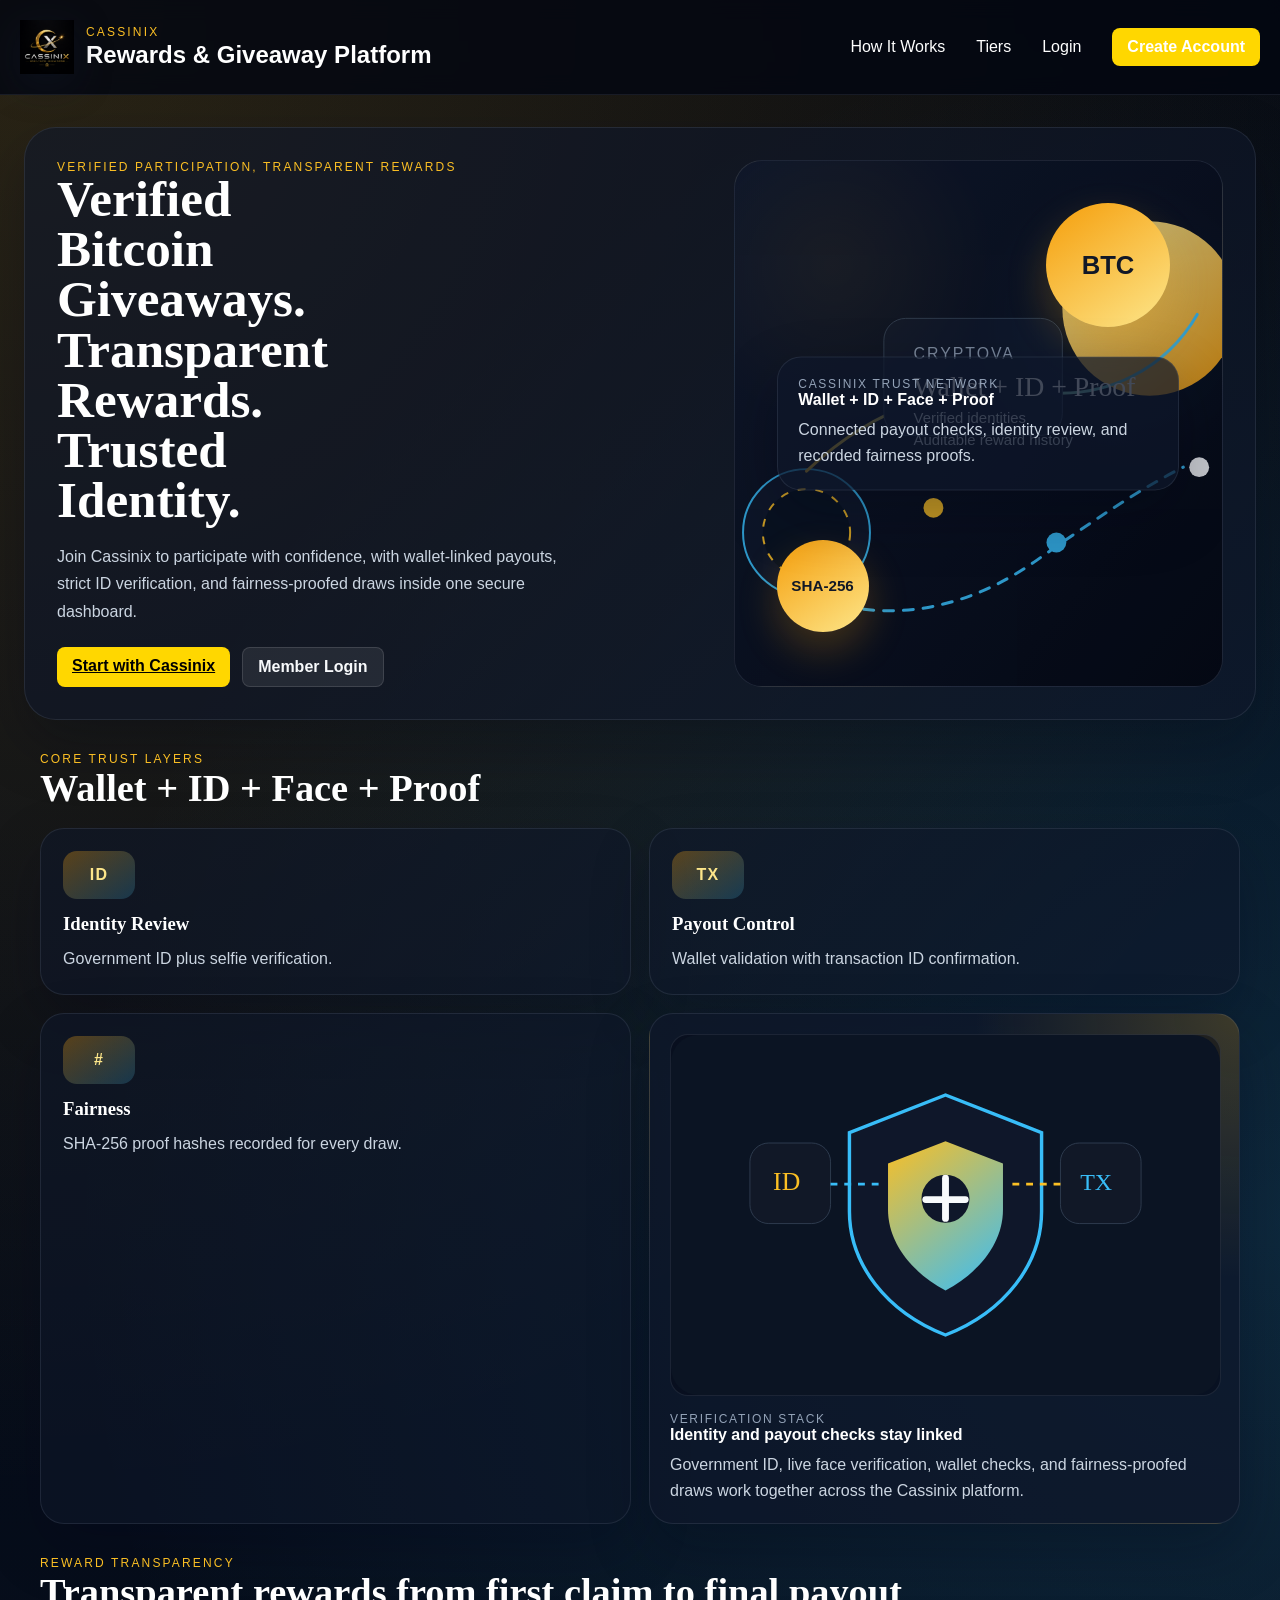
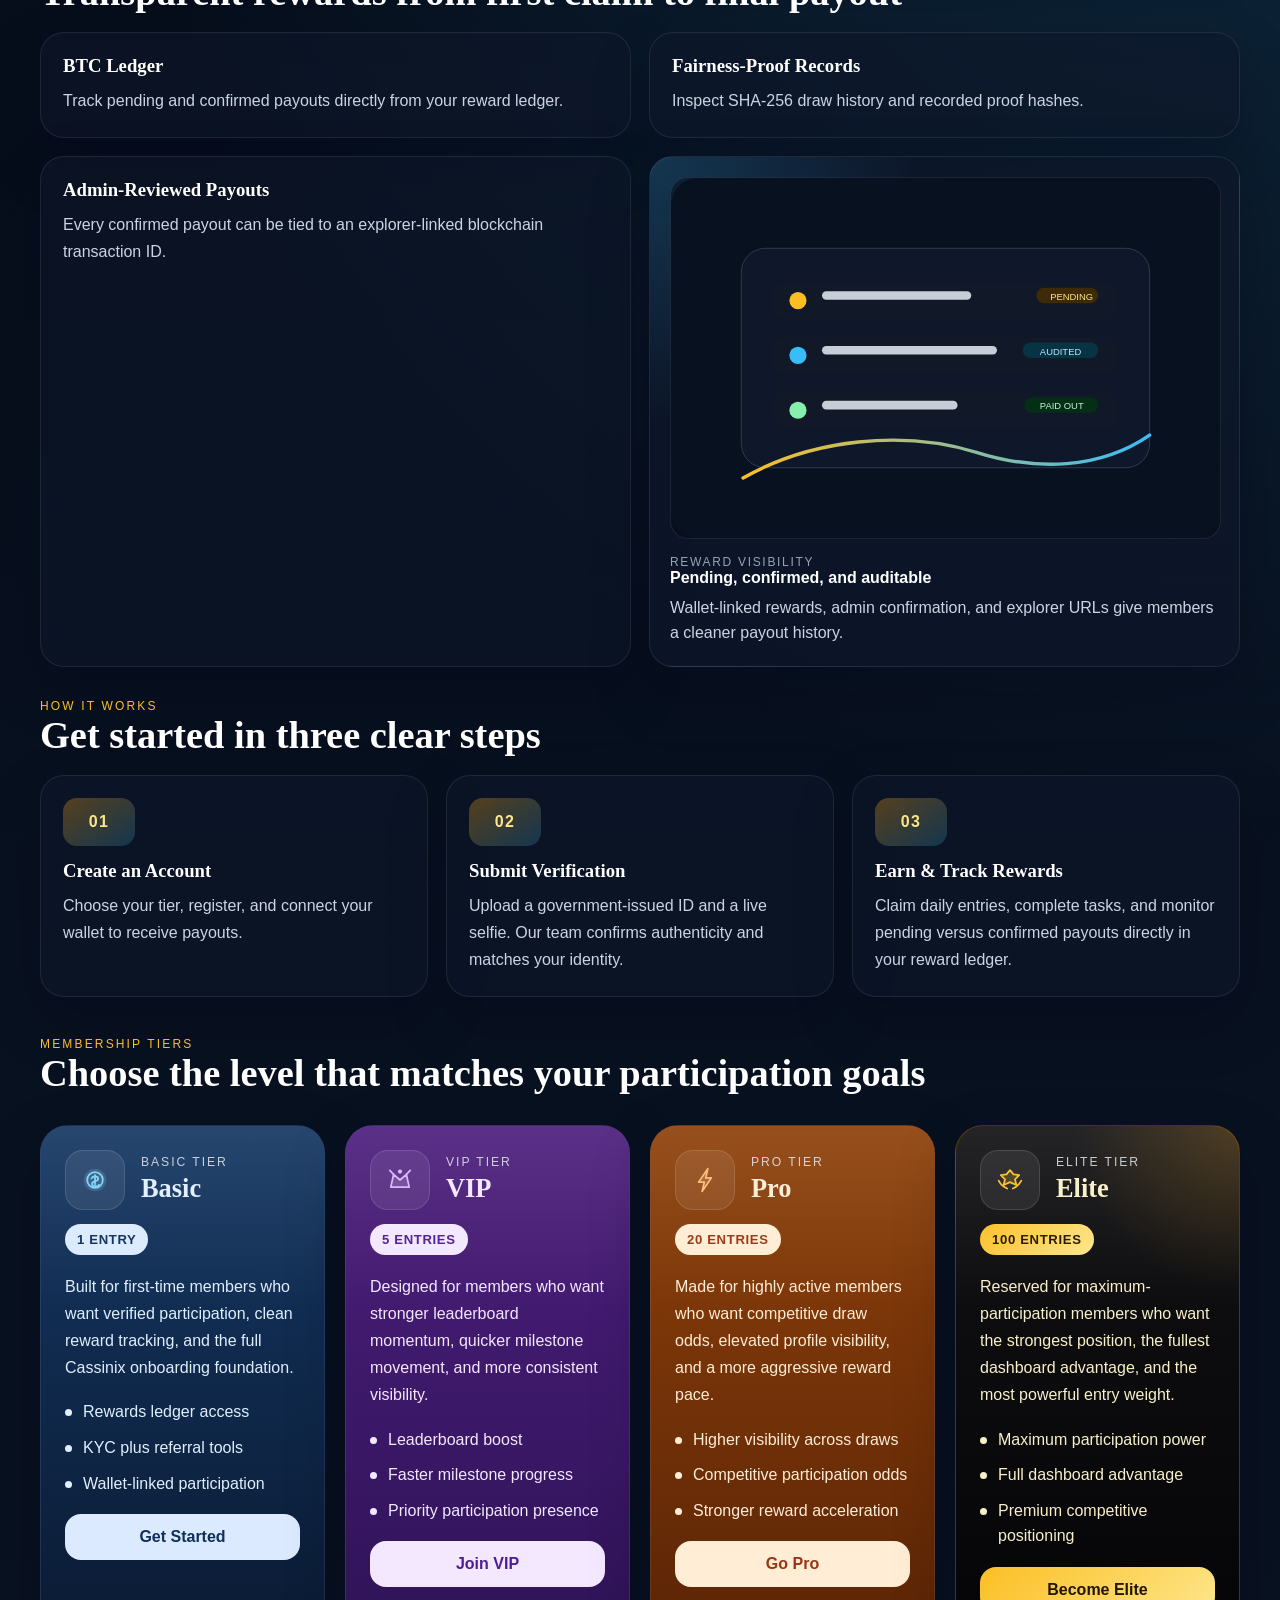
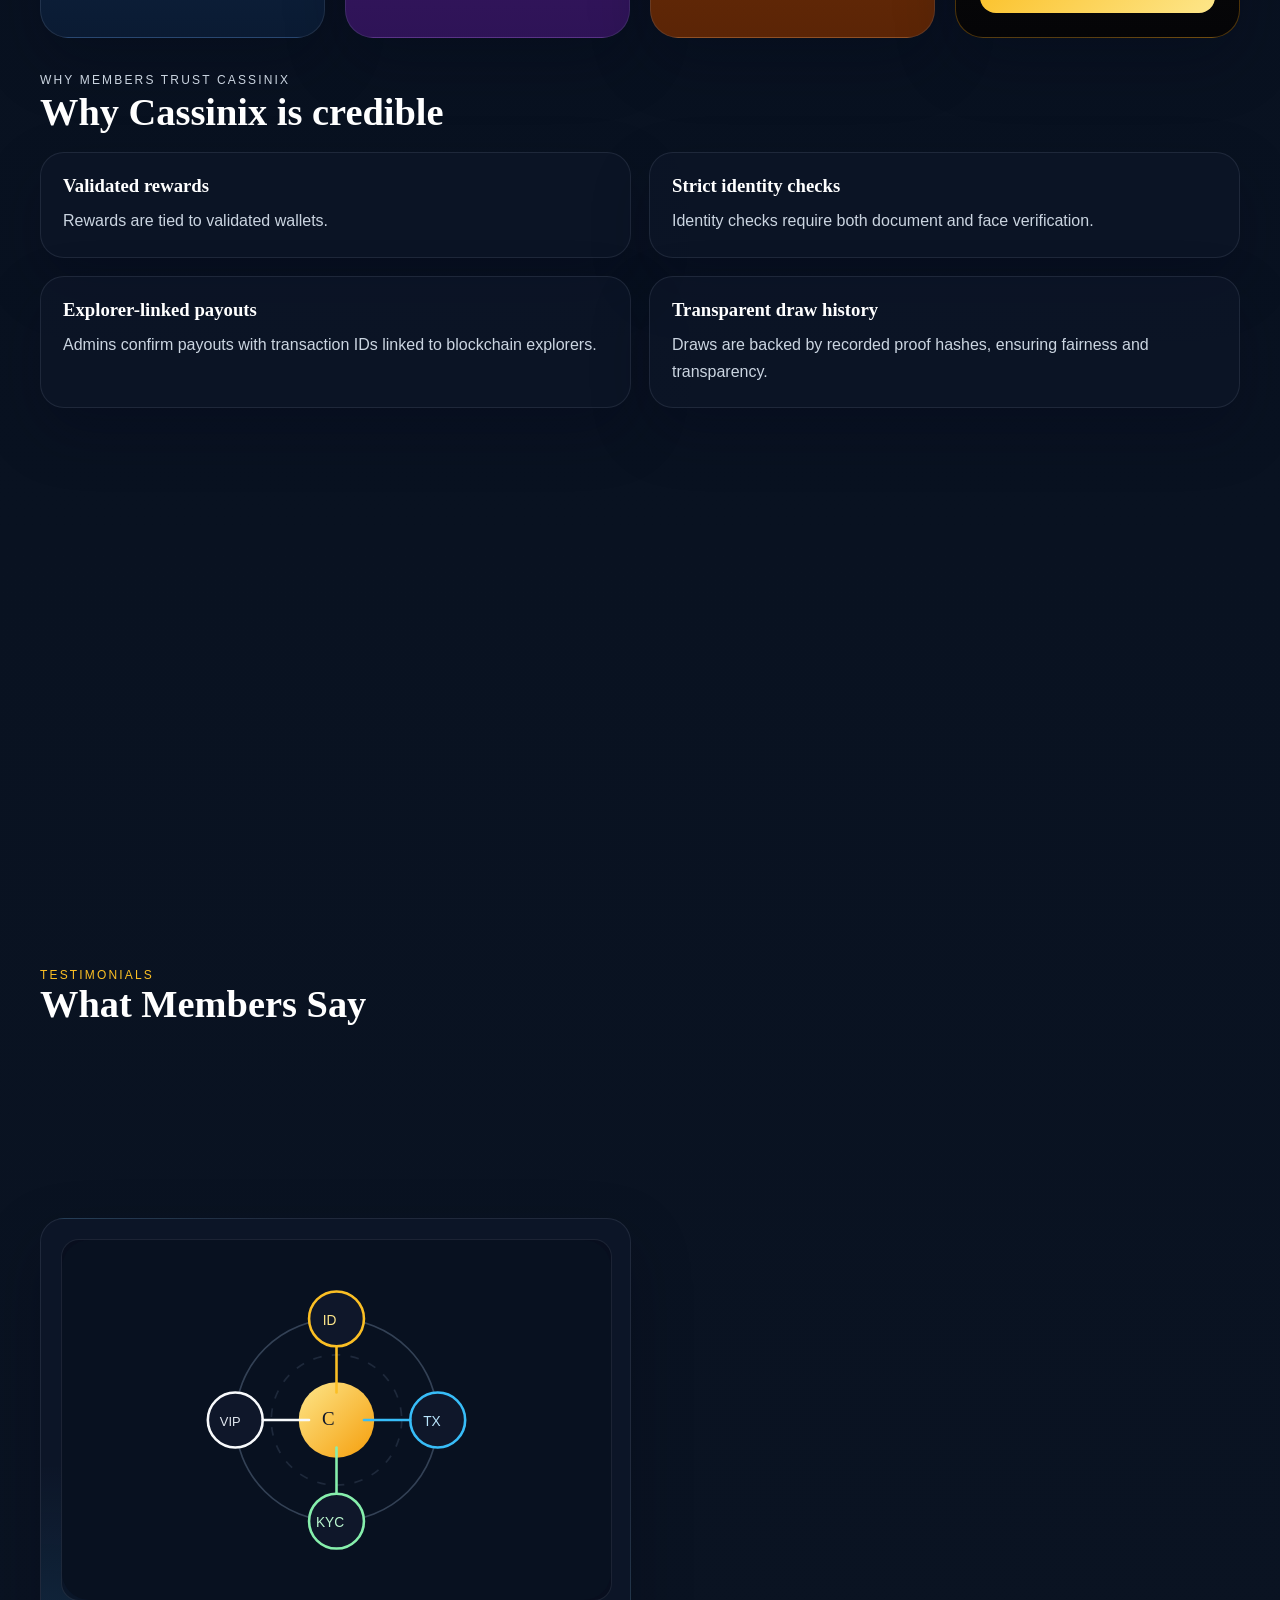
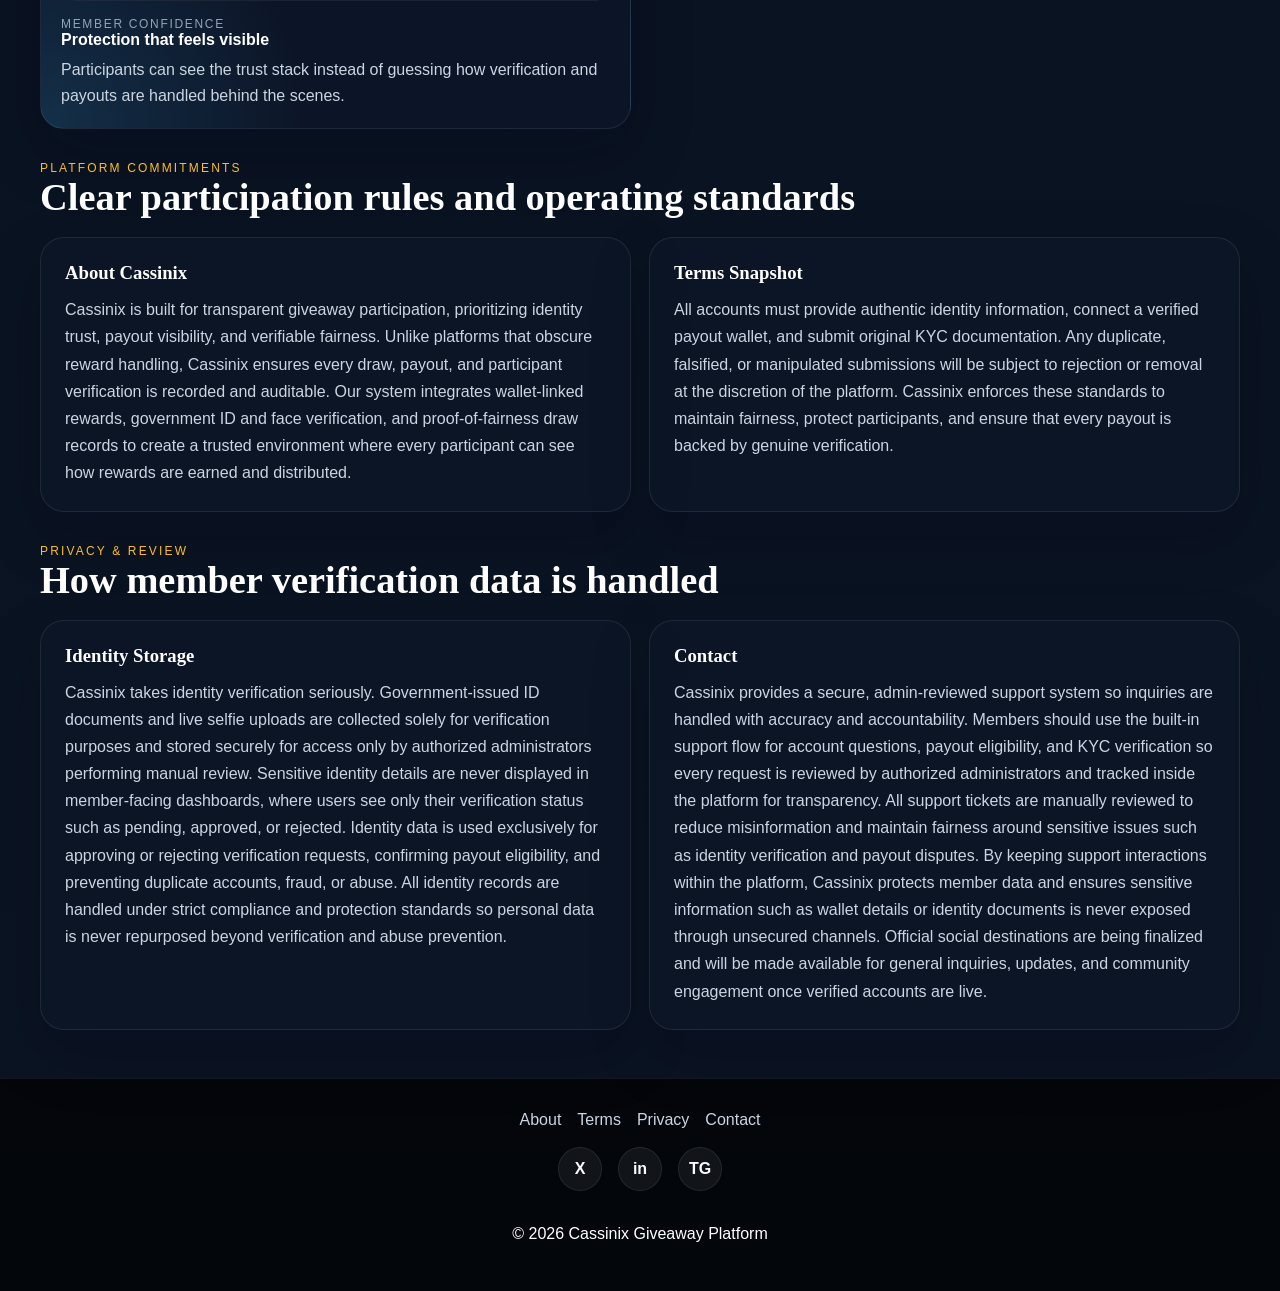
<file: index.html>
﻿<!DOCTYPE html>
<html>
<head>
  <meta charset="UTF-8">
  <meta name="viewport" content="width=device-width, initial-scale=1.0">
  <title>Cassinix</title>
  <link rel="stylesheet" href="style.css">
</head>

<body class="landing-page">
<nav class="navbar landing-navbar">
  <div class="brand-lockup navbar-brand-lockup">
    <img src="assets/cassinix-logo.png" alt="Cassinix logo" class="brand-logo">
    <div>
      <p class="brand-eyebrow">Cassinix</p>
      <h2>Rewards & Giveaway Platform</h2>
    </div>
  </div>
  <div class="landing-nav-links">
    <a href="#howItWorks">How It Works</a>
    <a href="#tiers">Tiers</a>
    <a href="login.html">Login</a>
    <a href="register.html" class="btn">Create Account</a>
  </div>
</nav>

<main class="landing-main">
  <section class="landing-hero reveal-section">
    <div class="landing-hero-copy">
      <p class="brand-eyebrow">Verified Participation, Transparent Rewards</p>
      <h1>Verified Bitcoin Giveaways. Transparent Rewards. Trusted Identity.</h1>
      <p class="landing-copy">Join Cassinix to participate with confidence, with wallet-linked payouts, strict ID verification, and fairness-proofed draws inside one secure dashboard.</p>
      <div class="dashboard-actions landing-actions">
        <a href="register.html" class="btn">Start with Cassinix</a>
        <a href="login.html" class="btn btn-secondary">Member Login</a>
      </div>
    </div>

    <div class="landing-hero-visual">
      <img src="assets/hero-constellation.svg" alt="Cassinix verification and payout network illustration" class="landing-hero-illustration">
      <div class="hero-coin hero-coin-large">BTC</div>
      <div class="hero-coin hero-coin-small">SHA-256</div>
      <div class="hero-network-card">
        <p class="dashboard-card-label">Cassinix trust network</p>
        <strong>Wallet + ID + Face + Proof</strong>
        <span>Connected payout checks, identity review, and recorded fairness proofs.</span>
      </div>
    </div>
  </section>

  <section id="about" class="landing-section reveal-section">
    <div class="landing-section-heading">
      <p class="brand-eyebrow">Core Trust Layers</p>
      <h2>Wallet + ID + Face + Proof</h2>
    </div>
    <div class="landing-trust-grid">
      <article class="landing-feature-card">
        <div class="feature-icon">ID</div>
        <h3>Identity Review</h3>
        <p>Government ID plus selfie verification.</p>
      </article>
      <article class="landing-feature-card">
        <div class="feature-icon">TX</div>
        <h3>Payout Control</h3>
        <p>Wallet validation with transaction ID confirmation.</p>
      </article>
      <article class="landing-feature-card">
        <div class="feature-icon">#</div>
        <h3>Fairness</h3>
        <p>SHA-256 proof hashes recorded for every draw.</p>
      </article>
      <article class="landing-visual-card trust-visual-card">
        <img src="assets/trust-shield.svg" alt="Identity, payout, and trust shield illustration" class="landing-inline-illustration">
        <p class="dashboard-card-label">Verification stack</p>
        <strong>Identity and payout checks stay linked</strong>
        <span>Government ID, live face verification, wallet checks, and fairness-proofed draws work together across the Cassinix platform.</span>
      </article>
    </div>
  </section>

  <section class="landing-section reveal-section">
    <div class="landing-section-heading">
      <p class="brand-eyebrow">Reward Transparency</p>
      <h2>Transparent rewards from first claim to final payout</h2>
    </div>
    <div class="landing-transparency-grid">
      <article class="landing-feature-card">
        <h3>BTC Ledger</h3>
        <p>Track pending and confirmed payouts directly from your reward ledger.</p>
      </article>
      <article class="landing-feature-card">
        <h3>Fairness-Proof Records</h3>
        <p>Inspect SHA-256 draw history and recorded proof hashes.</p>
      </article>
      <article class="landing-feature-card">
        <h3>Admin-Reviewed Payouts</h3>
        <p>Every confirmed payout can be tied to an explorer-linked blockchain transaction ID.</p>
      </article>
      <article class="landing-visual-card ledger-visual-card">
        <img src="assets/ledger-flow.svg" alt="Reward ledger and payout tracking illustration" class="landing-inline-illustration">
        <p class="dashboard-card-label">Reward visibility</p>
        <strong>Pending, confirmed, and auditable</strong>
        <span>Wallet-linked rewards, admin confirmation, and explorer URLs give members a cleaner payout history.</span>
      </article>
    </div>
  </section>

  <section id="howItWorks" class="landing-section reveal-section">
    <div class="landing-section-heading">
      <p class="brand-eyebrow">How It Works</p>
      <h2>Get started in three clear steps</h2>
    </div>
    <div class="landing-steps-grid">
      <article class="landing-step-card">
        <span class="step-number">01</span>
        <h3>Create an Account</h3>
        <p>Choose your tier, register, and connect your wallet to receive payouts.</p>
      </article>
      <article class="landing-step-card">
        <span class="step-number">02</span>
        <h3>Submit Verification</h3>
        <p>Upload a government-issued ID and a live selfie. Our team confirms authenticity and matches your identity.</p>
      </article>
      <article class="landing-step-card">
        <span class="step-number">03</span>
        <h3>Earn &amp; Track Rewards</h3>
        <p>Claim daily entries, complete tasks, and monitor pending versus confirmed payouts directly in your reward ledger.</p>
      </article>
    </div>
  </section>

  <section id="tiers" class="landing-section landing-plans reveal-section">
    <div class="landing-section-heading">
      <p class="brand-eyebrow">Membership Tiers</p>
      <h2>Choose the level that matches your participation goals</h2>
    </div>

    <div class="tiers-grid">
      <article class="tier-card tier-basic">
        <div class="tier-card-top">
          <div class="tier-icon" aria-hidden="true">
            <svg viewBox="0 0 48 48" fill="none" xmlns="http://www.w3.org/2000/svg">
              <circle cx="24" cy="24" r="16" fill="currentColor" fill-opacity="0.18"/>
              <circle cx="24" cy="24" r="11" stroke="currentColor" stroke-width="2.5"/>
              <path d="M24 17V31" stroke="currentColor" stroke-width="2.5" stroke-linecap="round"/>
              <path d="M19 21.5C20.4 19.7 22 18.8 24 18.8C26.7 18.8 28.5 20.4 28.5 22.3C28.5 24.1 27.3 25.1 24.1 25.8C21.2 26.5 19.8 27.5 19.8 29.5C19.8 31.3 21.6 33.2 24.7 33.2C26.8 33.2 28.6 32.3 29.8 30.8" stroke="currentColor" stroke-width="2.5" stroke-linecap="round"/>
            </svg>
          </div>
          <div>
            <p class="tier-label">Basic Tier</p>
            <h3>Basic</h3>
          </div>
          <span class="tier-entry-chip">1 Entry</span>
        </div>
        <p class="tier-summary">Built for first-time members who want verified participation, clean reward tracking, and the full Cassinix onboarding foundation.</p>
        <ul class="tier-feature-list">
          <li>Rewards ledger access</li>
          <li>KYC plus referral tools</li>
          <li>Wallet-linked participation</li>
        </ul>
        <a href="register.html" class="tier-cta">Get Started</a>
      </article>

      <article class="tier-card tier-vip">
        <div class="tier-card-top">
          <div class="tier-icon" aria-hidden="true">
            <svg viewBox="0 0 48 48" fill="none" xmlns="http://www.w3.org/2000/svg">
              <path d="M11 34L15 16L24 24L33 16L37 34H11Z" fill="currentColor" fill-opacity="0.18" stroke="currentColor" stroke-width="2.5" stroke-linejoin="round"/>
              <path d="M15 16L9.5 10.5" stroke="currentColor" stroke-width="2.5" stroke-linecap="round"/>
              <path d="M33 16L38.5 10.5" stroke="currentColor" stroke-width="2.5" stroke-linecap="round"/>
              <circle cx="24" cy="12" r="3" fill="currentColor"/>
            </svg>
          </div>
          <div>
            <p class="tier-label">VIP Tier</p>
            <h3>VIP</h3>
          </div>
          <span class="tier-entry-chip">5 Entries</span>
        </div>
        <p class="tier-summary">Designed for members who want stronger leaderboard momentum, quicker milestone movement, and more consistent visibility.</p>
        <ul class="tier-feature-list">
          <li>Leaderboard boost</li>
          <li>Faster milestone progress</li>
          <li>Priority participation presence</li>
        </ul>
        <a href="register.html" class="tier-cta">Join VIP</a>
      </article>

      <article class="tier-card tier-pro">
        <div class="tier-card-top">
          <div class="tier-icon" aria-hidden="true">
            <svg viewBox="0 0 48 48" fill="none" xmlns="http://www.w3.org/2000/svg">
              <path d="M28 8L15 27H23L20 40L33 21H25L28 8Z" fill="currentColor" fill-opacity="0.2" stroke="currentColor" stroke-width="2.5" stroke-linejoin="round"/>
            </svg>
          </div>
          <div>
            <p class="tier-label">Pro Tier</p>
            <h3>Pro</h3>
          </div>
          <span class="tier-entry-chip">20 Entries</span>
        </div>
        <p class="tier-summary">Made for highly active members who want competitive draw odds, elevated profile visibility, and a more aggressive reward pace.</p>
        <ul class="tier-feature-list">
          <li>Higher visibility across draws</li>
          <li>Competitive participation odds</li>
          <li>Stronger reward acceleration</li>
        </ul>
        <a href="register.html" class="tier-cta">Go Pro</a>
      </article>

      <article class="tier-card tier-elite">
        <div class="tier-card-top">
          <div class="tier-icon" aria-hidden="true">
            <svg viewBox="0 0 48 48" fill="none" xmlns="http://www.w3.org/2000/svg">
              <path d="M24 10L29 16L37 17L31 23L33 31L24 27L15 31L17 23L11 17L19 16L24 10Z" fill="currentColor" fill-opacity="0.16" stroke="currentColor" stroke-width="2.5" stroke-linejoin="round"/>
              <path d="M8 25C11 31 15 34 20 36" stroke="currentColor" stroke-width="2.5" stroke-linecap="round"/>
              <path d="M40 25C37 31 33 34 28 36" stroke="currentColor" stroke-width="2.5" stroke-linecap="round"/>
            </svg>
          </div>
          <div>
            <p class="tier-label">Elite Tier</p>
            <h3>Elite</h3>
          </div>
          <span class="tier-entry-chip">100 Entries</span>
        </div>
        <p class="tier-summary">Reserved for maximum-participation members who want the strongest position, the fullest dashboard advantage, and the most powerful entry weight.</p>
        <ul class="tier-feature-list">
          <li>Maximum participation power</li>
          <li>Full dashboard advantage</li>
          <li>Premium competitive positioning</li>
        </ul>
        <a href="register.html" class="tier-cta">Become Elite</a>
      </article>
    </div>
  </section>

  <section class="landing-section landing-credibility-section reveal-section">
    <div class="landing-section-heading">
      <p class="brand-eyebrow">Why Members Trust Cassinix</p>
      <h2>Why Cassinix is credible</h2>
    </div>
    <div class="landing-credibility-grid">
      <article class="landing-feature-card">
        <h3>Validated rewards</h3>
        <p>Rewards are tied to validated wallets.</p>
      </article>
      <article class="landing-feature-card">
        <h3>Strict identity checks</h3>
        <p>Identity checks require both document and face verification.</p>
      </article>
      <article class="landing-feature-card">
        <h3>Explorer-linked payouts</h3>
        <p>Admins confirm payouts with transaction IDs linked to blockchain explorers.</p>
      </article>
      <article class="landing-feature-card">
        <h3>Transparent draw history</h3>
        <p>Draws are backed by recorded proof hashes, ensuring fairness and transparency.</p>
      </article>
      <article class="landing-visual-card proof-visual-card">
        <img src="assets/proof-vault.svg" alt="Fairness proof verification illustration" class="landing-inline-illustration">
        <p class="dashboard-card-label">Recorded proof vault</p>
        <strong>Every draw leaves an auditable trail</strong>
        <span>Proof hashes, review state, and payout records reinforce a cleaner chain of trust for members and admins.</span>
      </article>
    </div>
  </section>

  <section class="landing-section landing-testimonials reveal-section">
    <div class="landing-section-heading">
      <p class="brand-eyebrow">Testimonials</p>
      <h2>What Members Say</h2>
    </div>
    <div class="landing-testimonial-grid">
      <article class="testimonial testimonial-card">
        <p>“I can see pending rewards, confirmed payouts, and whether my wallet is ready before anything is processed.”</p>
        <span>— Ledger-focused member</span>
      </article>
      <article class="testimonial testimonial-card">
        <p>“The KYC flow is stricter now. It asks for both my ID and a face selfie, which makes the platform feel more serious.”</p>
        <span>— Verified participant</span>
      </article>
      <article class="landing-visual-card community-visual-card">
        <img src="assets/community-orbit.svg" alt="Cassinix member and trust orbit illustration" class="landing-inline-illustration">
        <p class="dashboard-card-label">Member confidence</p>
        <strong>Protection that feels visible</strong>
        <span>Participants can see the trust stack instead of guessing how verification and payouts are handled behind the scenes.</span>
      </article>
    </div>
  </section>

  <section id="terms" class="landing-section reveal-section">
    <div class="landing-section-heading">
      <p class="brand-eyebrow">Platform Commitments</p>
      <h2>Clear participation rules and operating standards</h2>
    </div>
    <div class="landing-info-grid">
      <article class="landing-info-card">
        <h3>About Cassinix</h3>
        <p>Cassinix is built for transparent giveaway participation, prioritizing identity trust, payout visibility, and verifiable fairness. Unlike platforms that obscure reward handling, Cassinix ensures every draw, payout, and participant verification is recorded and auditable. Our system integrates wallet-linked rewards, government ID and face verification, and proof-of-fairness draw records to create a trusted environment where every participant can see how rewards are earned and distributed.</p>
      </article>
      <article class="landing-info-card">
        <h3>Terms Snapshot</h3>
        <p>All accounts must provide authentic identity information, connect a verified payout wallet, and submit original KYC documentation. Any duplicate, falsified, or manipulated submissions will be subject to rejection or removal at the discretion of the platform. Cassinix enforces these standards to maintain fairness, protect participants, and ensure that every payout is backed by genuine verification.</p>
      </article>
    </div>
  </section>

  <section id="privacy" class="landing-section reveal-section">
    <div class="landing-section-heading">
      <p class="brand-eyebrow">Privacy & Review</p>
      <h2>How member verification data is handled</h2>
    </div>
    <div class="landing-info-grid">
      <article class="landing-info-card">
        <h3>Identity Storage</h3>
        <p>Cassinix takes identity verification seriously. Government-issued ID documents and live selfie uploads are collected solely for verification purposes and stored securely for access only by authorized administrators performing manual review. Sensitive identity details are never displayed in member-facing dashboards, where users see only their verification status such as pending, approved, or rejected. Identity data is used exclusively for approving or rejecting verification requests, confirming payout eligibility, and preventing duplicate accounts, fraud, or abuse. All identity records are handled under strict compliance and protection standards so personal data is never repurposed beyond verification and abuse prevention.</p>
      </article>
      <article class="landing-info-card" id="contact">
        <h3>Contact</h3>
        <p>Cassinix provides a secure, admin-reviewed support system so inquiries are handled with accuracy and accountability. Members should use the built-in support flow for account questions, payout eligibility, and KYC verification so every request is reviewed by authorized administrators and tracked inside the platform for transparency. All support tickets are manually reviewed to reduce misinformation and maintain fairness around sensitive issues such as identity verification and payout disputes. By keeping support interactions within the platform, Cassinix protects member data and ensures sensitive information such as wallet details or identity documents is never exposed through unsecured channels. Official social destinations are being finalized and will be made available for general inquiries, updates, and community engagement once verified accounts are live.</p>
      </article>
    </div>
  </section>
</main>

<footer class="landing-footer">
  <div class="landing-footer-links">
    <a href="#about">About</a>
    <a href="#terms">Terms</a>
    <a href="#privacy">Privacy</a>
    <a href="#contact">Contact</a>
  </div>
  <div class="landing-socials">
    <a href="https://x.com/" aria-label="Twitter" target="_blank" rel="noreferrer">X</a>
    <a href="https://www.linkedin.com/" aria-label="LinkedIn" target="_blank" rel="noreferrer">in</a>
    <a href="https://telegram.org/" aria-label="Telegram" target="_blank" rel="noreferrer">TG</a>
  </div>
  <p>© 2026 Cassinix Giveaway Platform</p>
</footer>

<script>
  const revealTargets = document.querySelectorAll(".reveal-section, .landing-feature-card, .landing-step-card, .plan, .testimonial-card, .landing-visual-card, .landing-info-card");

  if ("IntersectionObserver" in window) {
    const observer = new IntersectionObserver((entries) => {
      entries.forEach((entry) => {
        if (entry.isIntersecting) {
          entry.target.classList.add("is-visible");
          observer.unobserve(entry.target);
        }
      });
    }, {
      threshold: 0.18,
      rootMargin: "0px 0px -48px 0px"
    });

    revealTargets.forEach((element, index) => {
      element.style.setProperty("--reveal-delay", `${Math.min(index * 40, 240)}ms`);
      observer.observe(element);
    });
  } else {
    revealTargets.forEach((element) => element.classList.add("is-visible"));
  }
</script>

</body>
</html>
</file>
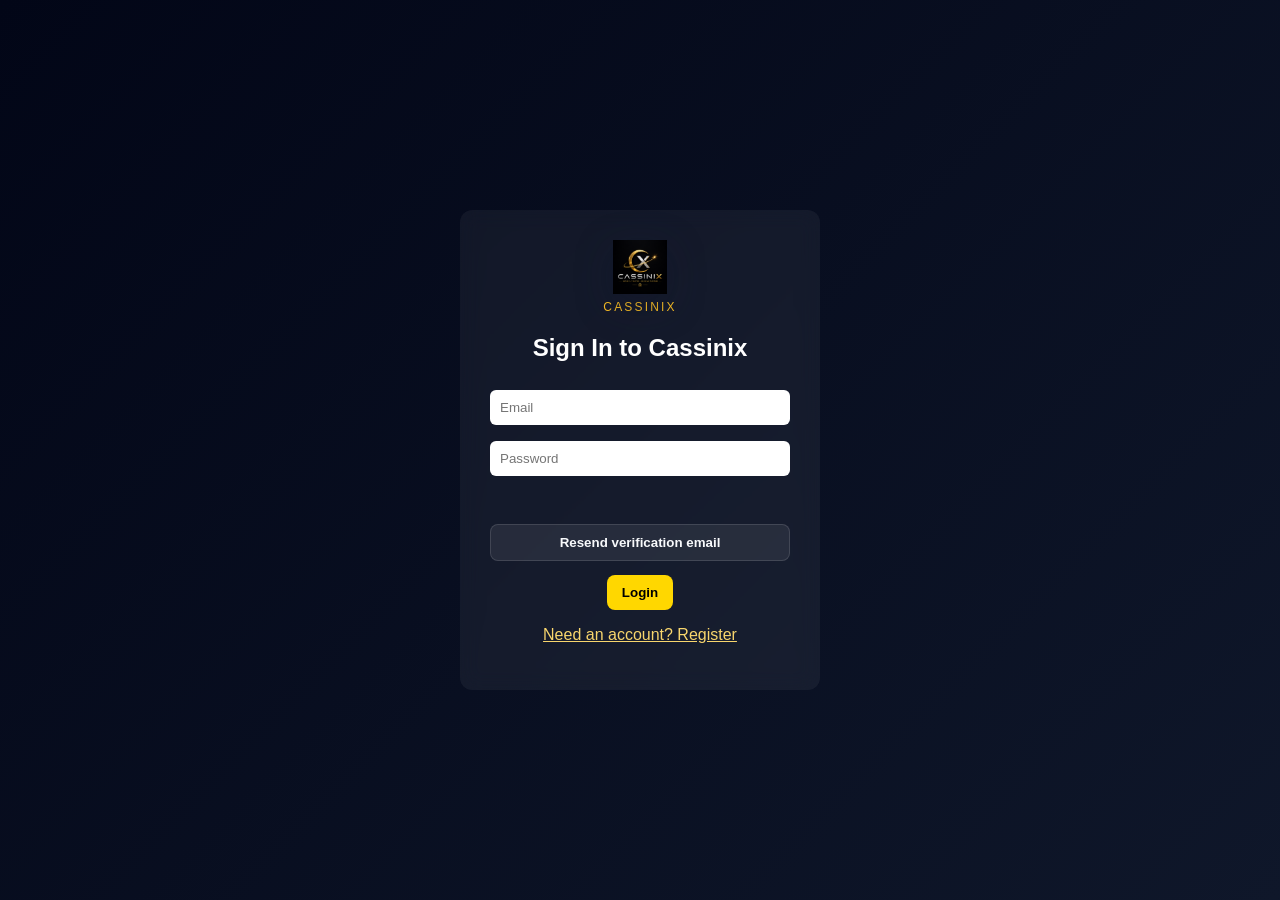
<file: dashboard.html>
﻿<!DOCTYPE html>
<html>
<head>
  <meta charset="UTF-8">
  <meta name="viewport" content="width=device-width, initial-scale=1.0">
  <title>Cassinix Dashboard</title>
  <link rel="stylesheet" href="style.css">
</head>
<body class="dashboard-page">
  <div class="dashboard-shell">
    <aside class="dashboard-sidebar">
      <div>
        <div class="brand-lockup sidebar-brand-lockup">
          <img src="assets/cassinix-logo.png" alt="Cassinix logo" class="brand-logo sidebar-brand-logo">
          <p class="brand-eyebrow">Cassinix</p>
        </div>
        <p class="dashboard-kicker">Cassinix member space</p>
        <h2>Cassinix Hub</h2>
        <p class="dashboard-sidebar-copy">Track your account, finish verification, and monitor how your entries stack up inside Cassinix.</p>
      </div>

      <nav class="dashboard-nav">
        <a href="#overview">Overview</a>
        <a href="#profile">Profile</a>
        <a href="#rewards">Rewards</a>
        <a href="#giveawayStatus">Giveaway</a>
        <a href="#kyc">KYC</a>
        <a href="#fairness">Fairness</a>
        <a href="#support">Support</a>
      </nav>

      <div class="dashboard-sidebar-card">
        <p class="dashboard-card-label">Account status</p>
        <strong id="sidebarTier">Loading...</strong>
        <span id="sidebarRole">Member access</span>
      </div>

      <button onclick="logout()" class="btn dashboard-logout">Logout</button>
    </aside>

    <main class="dashboard-main">
      <p id="dashboardToast" class="status-message dashboard-toast"></p>

      <section id="overview" class="dashboard-hero">
        <div class="dashboard-hero-copy">
          <p class="dashboard-kicker">Member overview</p>
          <h1 id="heroGreeting">Welcome back</h1>
          <p id="userInfo" class="dashboard-hero-meta">Loading...</p>

          <div class="dashboard-actions">
            <a href="#giveawayStatus" class="btn btn-secondary">View Giveaway Status</a>
            <button onclick="loadParticipants()" class="btn">Refresh Leaderboard</button>
          </div>
        </div>

        <div class="dashboard-hero-panel">
          <div class="dashboard-stat-card accent-card">
            <p class="dashboard-card-label">Current tier</p>
            <strong id="tierValue">Loading...</strong>
            <span id="entrySummary">Entries update after successful activity.</span>
          </div>

          <div class="dashboard-stat-grid">
            <div class="dashboard-stat-card">
              <p class="dashboard-card-label">Entries</p>
              <strong id="entriesValue">0</strong>
              <span>Active giveaway weight</span>
            </div>
            <div class="dashboard-stat-card">
              <p class="dashboard-card-label">KYC status</p>
              <strong id="kycHeadlineStatus">Awaiting review</strong>
              <span id="kycHeadlineHint">No submission yet</span>
            </div>
          </div>
        </div>
      </section>

      <section class="dashboard-overview-grid">
        <section id="profile" class="dashboard-panel profile-panel">
          <div class="panel-heading-row">
            <div>
              <p class="dashboard-kicker">Login & Profile</p>
              <h3>Account Identity</h3>
            </div>
            <span class="status-pill neutral" id="profileSecurityBadge">Secure session</span>
          </div>
          <div class="profile-grid">
            <div class="profile-field">
              <span>Username</span>
              <strong id="profileUsername">Loading...</strong>
            </div>
            <div class="profile-field">
              <span>Email</span>
              <strong id="profileEmail">Loading...</strong>
            </div>
            <div class="profile-field wide-field">
              <span>Linked wallet</span>
              <strong id="profileWallet">Not linked yet</strong>
            </div>
            <div class="profile-field">
              <span>Access role</span>
              <strong id="profileAccess">Member</strong>
            </div>
            <div class="profile-field">
              <span>Linked sign-in</span>
              <strong id="profileSignInMethod">Email login</strong>
            </div>
          </div>
        </section>

        <section id="rewards" class="dashboard-panel balance-panel">
          <div class="panel-heading-row">
            <div>
              <p class="dashboard-kicker">Balance Overview</p>
              <h3>Bitcoin Rewards</h3>
            </div>
            <span class="balance-caption">Transparent reward ledger</span>
          </div>
          <div class="balance-grid">
            <div class="balance-card">
              <span>Current balance</span>
              <strong id="balanceValue">0.000000 BTC</strong>
              <p>Confirmed payout total</p>
            </div>
            <div class="balance-card">
              <span>Pending rewards</span>
              <strong id="pendingRewardValue">0.000000 BTC</strong>
              <p>Awaiting next distribution</p>
            </div>
            <div class="balance-card">
              <span>Transaction count</span>
              <strong id="transactionCountValue">0</strong>
              <p>Reward events tracked</p>
            </div>
          </div>
        </section>

        <section id="giveawayStatus" class="dashboard-panel giveaway-panel">
          <div class="panel-heading-row">
            <div>
              <p class="dashboard-kicker">Giveaway Status</p>
              <h3>Next Distribution Window</h3>
            </div>
            <span id="countdownTimer" class="countdown-chip">00:00:00</span>
          </div>

          <div class="giveaway-summary-grid">
            <div class="giveaway-card">
              <span>Entries earned</span>
              <strong id="giveawayEntriesValue">0 tickets</strong>
              <p id="entryGoalValue">0 out of 10 entries earned</p>
            </div>
            <div class="giveaway-card">
              <span>Eligibility progress</span>
              <strong id="milestoneStatus">Needs momentum</strong>
              <p id="milestoneHint">Reach 10 entries to max out this milestone.</p>
            </div>
          </div>

          <div class="progress-shell" aria-label="Eligibility progress bar">
            <div id="entryProgressBar" class="progress-fill"></div>
          </div>
          <p id="progressText" class="progress-copy">0% milestone progress</p>

          <div class="action-grid">
            <button type="button" class="btn" onclick="claimDailyEntries()">Claim Daily Entries</button>
            <button type="button" class="btn btn-secondary" onclick="completeTasks()">Complete Tasks</button>
            <button type="button" class="btn btn-secondary" onclick="verifyWalletForPayout()">Verify Wallet for Payout</button>
          </div>
          <div class="wallet-entry-row">
            <input type="text" id="walletAddressInput" class="wallet-inline-input" placeholder="Enter your Bitcoin payout address (bc1..., 1..., or 3...)">
          </div>
        </section>

        <section class="dashboard-panel notifications-panel">
          <div class="panel-heading-row">
            <div>
              <p class="dashboard-kicker">Notifications</p>
              <h3>Live Alerts</h3>
            </div>
            <span id="notificationCount" class="status-pill neutral">0 alerts</span>
          </div>
          <ul id="notificationList" class="notice-list"></ul>
        </section>
      </section>

      <section class="dashboard-grid">
        <section class="dashboard-panel transaction-panel">
          <div class="panel-heading-row">
            <div>
              <p class="dashboard-kicker">Transaction Log</p>
              <h3>Reward Ledger</h3>
            </div>
            <span class="balance-caption">Blockchain-ready references</span>
          </div>
          <ul id="transactionList" class="transaction-list"></ul>
        </section>

        <section id="kyc" class="dashboard-panel kyc-panel">
          <div class="panel-heading-row">
            <div>
              <p class="dashboard-kicker">Compliance</p>
              <h3>KYC Verification</h3>
            </div>
            <span id="kycStatusBadge" class="status-pill neutral">No submission yet</span>
          </div>
          <p class="panel-copy">Submit a government-issued ID and a live selfie. Admin review confirms the ID looks original and the face matches the document.</p>

          <div class="kyc-detail-grid">
            <label class="kyc-field">
              <span>ID type</span>
              <select id="kycIdType">
                <option value="">Select ID type</option>
                <option value="Passport">Passport</option>
                <option value="Driver License">Driver License</option>
                <option value="National ID">National ID</option>
                <option value="Voter Card">Voter Card</option>
              </select>
            </label>
            <label class="kyc-field">
              <span>ID number</span>
              <input type="text" id="kycIdNumber" placeholder="Enter the ID number shown on the document">
            </label>
          </div>

          <div class="kyc-upload-grid">
            <label class="upload-dropzone" for="kycDocumentFile">
              <span class="upload-dropzone-title">Government-issued ID</span>
              <span class="upload-dropzone-copy">PDF, PNG, or JPG. Maximum size: 5MB</span>
              <input type="file" id="kycDocumentFile" accept=".jpg,.jpeg,.png,.pdf,application/pdf,image/png,image/jpeg">
            </label>

            <label class="upload-dropzone" for="kycSelfieFile">
              <span class="upload-dropzone-title">Face verification selfie</span>
              <span class="upload-dropzone-copy">PNG or JPG only. Make sure the face is clear.</span>
              <input type="file" id="kycSelfieFile" accept=".jpg,.jpeg,.png,image/png,image/jpeg">
            </label>
          </div>

          <div class="kyc-preview-grid">
            <div class="kyc-preview-card" id="documentPreviewCard">
              <div class="panel-heading-row compact-row">
                <h4>ID Preview</h4>
              </div>
              <div id="documentPreviewContent" class="kyc-preview-empty">Upload a government-issued ID to preview it here.</div>
            </div>
            <div class="kyc-preview-card" id="selfiePreviewCard">
              <div class="panel-heading-row compact-row">
                <h4>Selfie Preview</h4>
              </div>
              <div id="selfiePreviewContent" class="kyc-preview-empty">Upload a live selfie to preview it here.</div>
            </div>
          </div>

          <div class="upload-actions-row">
            <p id="selectedKycFiles" class="status-message"></p>
            <button id="kycUploadButton" onclick="uploadKYC()" class="btn">Submit KYC Package</button>
          </div>

          <p id="kycStatus" class="status-message"></p>

          <div class="history-block">
            <div class="panel-heading-row compact-row">
              <h4>Verification Timeline</h4>
            </div>
            <ul id="kycHistory" class="activity-list"></ul>
          </div>
        </section>
      </section>

      <section class="dashboard-grid">
        <section class="dashboard-panel referral-panel">
          <div class="panel-heading-row">
            <div>
              <p class="dashboard-kicker">Referral</p>
              <h3>Your Invite Link</h3>
            </div>
            <button type="button" class="btn btn-secondary btn-small" onclick="copyReferralLink()">Copy Link</button>
          </div>
          <p class="panel-copy">Share your link and bring more participants into the campaign.</p>
          <div class="referral-box">
            <p id="referralLink">Loading...</p>
          </div>
        </section>

        <section id="participants" class="dashboard-panel participants-panel">
          <div class="panel-heading-row">
            <div>
              <p class="dashboard-kicker">Leaderboard & Referral Stats</p>
              <h3>Top Participants</h3>
            </div>
            <button onclick="loadParticipants()" class="btn btn-secondary btn-small">Load Participants</button>
          </div>
          <div class="leaderboard-stats-row">
            <div class="mini-stat-card">
              <span>Total participants</span>
              <strong id="totalParticipantsValue">0</strong>
            </div>
            <div class="mini-stat-card">
              <span>Your rank</span>
              <strong id="yourRankValue">-</strong>
            </div>
            <div class="mini-stat-card">
              <span>Referral bonus</span>
              <strong id="referralBonusValue">0 bonus entries</strong>
            </div>
          </div>
          <p class="panel-copy">See who is active in the giveaway and how many entries they hold.</p>
          <ul id="participantsList" class="participants-grid"></ul>
        </section>
      </section>

      <section class="dashboard-grid transparency-grid">
        <section id="fairness" class="dashboard-panel fairness-panel">
          <div class="panel-heading-row">
            <div>
              <p class="dashboard-kicker">Fairness Proof</p>
              <h3>Transparency Checks</h3>
            </div>
          </div>
          <div class="proof-grid">
            <article class="proof-card">
              <strong>Randomization Method</strong>
              <p id="fairnessMethodText">Loading fairness method...</p>
            </article>
            <article class="proof-card">
              <strong>Payout Verification</strong>
              <p id="fairnessPayoutText">Confirmed payouts can expose explorer links whenever a blockchain tx id is recorded.</p>
            </article>
            <article class="proof-card">
              <strong>Latest Draw Proof</strong>
              <p id="fairnessLatestDrawText">Waiting for recorded draw data.</p>
            </article>
          </div>
          <ul id="fairnessProofList" class="notice-list"></ul>
        </section>

        <section class="dashboard-panel gamification-panel">
          <div class="panel-heading-row">
            <div>
              <p class="dashboard-kicker">Gamification</p>
              <h3>Badges & Streaks</h3>
            </div>
          </div>
          <div class="leaderboard-stats-row">
            <div class="mini-stat-card">
              <span>Current streak</span>
              <strong id="streakValue">0 days</strong>
            </div>
            <div class="mini-stat-card">
              <span>Member level</span>
              <strong id="levelValue">Starter</strong>
            </div>
          </div>
          <ul id="badgeList" class="badge-list"></ul>
        </section>
      </section>

      <section id="support" class="dashboard-panel support-panel">
        <div class="panel-heading-row">
          <div>
            <p class="dashboard-kicker">Support & FAQ</p>
            <h3>Need Help?</h3>
          </div>
        </div>
        <p class="panel-copy">Submit account, payout, or KYC issues inside Cassinix so every request is tracked and reviewed by an authorized admin.</p>
        <div class="support-ticket-grid">
          <div class="support-ticket-card">
            <div class="panel-heading-row compact-row">
              <h4>Open Support Ticket</h4>
            </div>
            <label class="kyc-field">
              <span>Subject</span>
              <input type="text" id="supportSubject" placeholder="Example: Payout eligibility review">
            </label>
            <label class="kyc-field">
              <span>Category</span>
              <select id="supportCategory">
                <option value="general">General</option>
                <option value="account">Account</option>
                <option value="payout">Payout</option>
                <option value="kyc">KYC</option>
              </select>
            </label>
            <label class="kyc-field">
              <span>Message</span>
              <textarea id="supportMessage" class="support-textarea" placeholder="Describe the issue with enough detail for manual review."></textarea>
            </label>
            <div class="upload-actions-row">
              <p id="supportStatus" class="status-message"></p>
              <button type="button" class="btn" id="supportSubmitButton" onclick="submitSupportTicket()">Submit Ticket</button>
            </div>
          </div>

          <div class="support-ticket-card">
            <div class="panel-heading-row compact-row">
              <h4>Your Support History</h4>
            </div>
            <ul id="supportTicketList" class="notice-list"></ul>
          </div>
        </div>
        <div class="faq-list">
          <details>
            <summary>How do I claim rewards?</summary>
            <p>Complete entries, keep your wallet verified, and watch the reward ledger for distribution events.</p>
          </details>
          <details>
            <summary>Why is my payout pending?</summary>
            <p>Pending rewards remain queued until the next distribution cycle and final verification checks complete.</p>
          </details>
          <details>
            <summary>What if my wallet is not linked?</summary>
            <p>Use the wallet verification action in the giveaway panel so payouts can be mapped to a destination address.</p>
          </details>
          <details>
            <summary>How do referrals increase my chances?</summary>
            <p>Referral activity can add bonus entries, improve your leaderboard position, and unlock badge progress.</p>
          </details>
        </div>
      </section>
    </main>
  </div>

  <script>
    const API = window.location.protocol === "file:" ? "http://localhost:5000" : window.location.origin;
    const token = localStorage.getItem("token");
    const ENTRY_GOAL = 10;
    let currentUser = null;
    let participantsData = [];
    let latestKycStatus = "No submission yet";
    let countdownTimer = null;
    let rewardSummary = null;
    let transactionHistory = [];
    const MAX_KYC_FILE_SIZE = 5 * 1024 * 1024;
    const KYC_REFRESH_INTERVAL_MS = 10000;
    const ALLOWED_KYC_MIME_TYPES = ["image/jpeg", "image/png", "application/pdf"];
    const ALLOWED_SELFIE_MIME_TYPES = ["image/jpeg", "image/png"];
    const kycDocumentFileInput = document.getElementById("kycDocumentFile");
    const kycSelfieFileInput = document.getElementById("kycSelfieFile");
    const kycIdTypeInput = document.getElementById("kycIdType");
    const kycIdNumberInput = document.getElementById("kycIdNumber");
    const walletAddressInput = document.getElementById("walletAddressInput");
    const kycUploadButton = document.getElementById("kycUploadButton");
    const kycStatus = document.getElementById("kycStatus");
    const kycStatusBadge = document.getElementById("kycStatusBadge");
    const selectedKycFiles = document.getElementById("selectedKycFiles");
    const documentPreviewContent = document.getElementById("documentPreviewContent");
    const selfiePreviewContent = document.getElementById("selfiePreviewContent");
    const kycHistory = document.getElementById("kycHistory");
    const participantsList = document.getElementById("participantsList");
    const transactionList = document.getElementById("transactionList");
    const notificationList = document.getElementById("notificationList");
    const dashboardToast = document.getElementById("dashboardToast");
    const fairnessProofList = document.getElementById("fairnessProofList");
    const supportSubjectInput = document.getElementById("supportSubject");
    const supportCategoryInput = document.getElementById("supportCategory");
    const supportMessageInput = document.getElementById("supportMessage");
    const supportStatus = document.getElementById("supportStatus");
    const supportSubmitButton = document.getElementById("supportSubmitButton");
    const supportTicketList = document.getElementById("supportTicketList");
    let documentPreviewUrl = null;
    let selfiePreviewUrl = null;
    let kycRefreshTimer = null;

    if (!token) {
      window.location.href = "login.html";
    } else {
      loadUser();
    }

    function updateSelectedKycFilesMessage() {
      const documentFile = kycDocumentFileInput.files[0];
      const selfieFile = kycSelfieFileInput.files[0];

      if (!documentFile && !selfieFile) {
        selectedKycFiles.innerText = "";
        selectedKycFiles.className = "status-message";
        return;
      }

      const parts = [];
      if (documentFile) {
        parts.push(`ID: ${documentFile.name}`);
      }
      if (selfieFile) {
        parts.push(`Selfie: ${selfieFile.name}`);
      }

      selectedKycFiles.innerText = parts.join(" | ");
      selectedKycFiles.className = "status-message success";
    }

    function resetPreview(element, message) {
      element.innerHTML = `<div class="kyc-preview-empty">${message}</div>`;
    }

    function revokePreviewUrl(previewUrl) {
      if (previewUrl) {
        URL.revokeObjectURL(previewUrl);
      }
    }

    function renderDocumentPreview(file) {
      revokePreviewUrl(documentPreviewUrl);
      documentPreviewUrl = null;

      if (!file) {
        resetPreview(documentPreviewContent, "Upload a government-issued ID to preview it here.");
        return;
      }

      documentPreviewUrl = URL.createObjectURL(file);

      if (file.type === "application/pdf") {
        documentPreviewContent.innerHTML = `
          <iframe class="kyc-preview-frame" src="${documentPreviewUrl}" title="Government ID preview"></iframe>
          <p class="kyc-preview-caption">PDF preview for ${file.name}</p>
        `;
        return;
      }

      documentPreviewContent.innerHTML = `
        <img class="kyc-preview-image" src="${documentPreviewUrl}" alt="Government ID preview">
        <p class="kyc-preview-caption">Image preview for ${file.name}</p>
      `;
    }

    function renderSelfiePreview(file) {
      revokePreviewUrl(selfiePreviewUrl);
      selfiePreviewUrl = null;

      if (!file) {
        resetPreview(selfiePreviewContent, "Upload a live selfie to preview it here.");
        return;
      }

      selfiePreviewUrl = URL.createObjectURL(file);
      selfiePreviewContent.innerHTML = `
        <img class="kyc-preview-image" src="${selfiePreviewUrl}" alt="Selfie preview">
        <p class="kyc-preview-caption">Selfie preview for ${file.name}</p>
      `;
    }

    function validateSelectedKycFile(file, allowedMimeTypes, label) {
      if (!file) {
        return true;
      }

      if (!file) {
        return true;
      }

      if (!allowedMimeTypes.includes(file.type)) {
        selectedKycFiles.innerText = label;
        selectedKycFiles.className = "status-message error";
        return false;
      }

      if (file.size > MAX_KYC_FILE_SIZE) {
        selectedKycFiles.innerText = "Each file must be 5MB or smaller.";
        selectedKycFiles.className = "status-message error";
        return false;
      }

      return true;
    }

    kycDocumentFileInput.addEventListener("change", () => {
      const file = kycDocumentFileInput.files[0];

      if (!validateSelectedKycFile(file, ALLOWED_KYC_MIME_TYPES, "Government ID must be a PDF, PNG, or JPG.")) {
        kycDocumentFileInput.value = "";
        renderDocumentPreview(null);
        return;
      }

      renderDocumentPreview(file);
      updateSelectedKycFilesMessage();
    });

    kycSelfieFileInput.addEventListener("change", () => {
      const file = kycSelfieFileInput.files[0];

      if (!validateSelectedKycFile(file, ALLOWED_SELFIE_MIME_TYPES, "Selfie verification must be a PNG or JPG.")) {
        kycSelfieFileInput.value = "";
        renderSelfiePreview(null);
        return;
      }

      renderSelfiePreview(file);
      updateSelectedKycFilesMessage();
    });

    async function apiFetch(path, options = {}) {
      const headers = {
        ...(options.headers || {}),
        Authorization: "Bearer " + token
      };

      const response = await fetch(API + path, {
        ...options,
        headers
      });

      let data = null;
      try {
        data = await response.json();
      } catch (error) {
        data = null;
      }

      if (!response.ok) {
        throw new Error(data && (data.message || data.error) ? data.message || data.error : "Request failed");
      }

      return data;
    }

    function setDashboardToast(message, isError = false) {
      dashboardToast.innerText = message;
      dashboardToast.className = isError ? "status-message dashboard-toast error" : "status-message dashboard-toast success";
    }

    function clearDashboardToast() {
      dashboardToast.innerText = "";
      dashboardToast.className = "status-message dashboard-toast";
    }

    function getDisplayEntries() {
      return rewardSummary ? rewardSummary.displayEntries : (currentUser ? currentUser.entries : 0);
    }

    function formatBtc(value) {
      return Number(value || 0).toFixed(6) + " BTC";
    }

    function renderProfile() {
      document.getElementById("profileUsername").innerText = currentUser.name;
      document.getElementById("profileEmail").innerText = currentUser.email;
      document.getElementById("profileWallet").innerText = rewardSummary && rewardSummary.walletAddress ? rewardSummary.walletAddress : "Not linked yet";
      document.getElementById("profileAccess").innerText = currentUser.role;
      document.getElementById("profileSignInMethod").innerText = rewardSummary && rewardSummary.walletAddress
        ? "Email + wallet linked"
        : "Email login";
      document.getElementById("profileSecurityBadge").className = "status-pill " + (rewardSummary && rewardSummary.walletAddress ? "success" : "neutral");
      document.getElementById("profileSecurityBadge").innerText = rewardSummary && rewardSummary.walletAddress ? "Wallet verified" : "Secure session";
    }

    function renderOverview() {
      const displayEntries = getDisplayEntries();
      document.getElementById("entriesValue").innerText = displayEntries;
      document.getElementById("giveawayEntriesValue").innerText = displayEntries + (displayEntries === 1 ? " ticket" : " tickets");
      document.getElementById("entrySummary").innerText = displayEntries === 1
        ? "You currently hold 1 active giveaway entry."
        : "You currently hold " + displayEntries + " active giveaway entries.";
      document.getElementById("entryGoalValue").innerText = displayEntries + " out of " + ENTRY_GOAL + " entries earned";

      const progress = Math.min((displayEntries / ENTRY_GOAL) * 100, 100);
      document.getElementById("entryProgressBar").style.width = progress + "%";
      document.getElementById("progressText").innerText = Math.round(progress) + "% milestone progress";

      if (displayEntries >= ENTRY_GOAL) {
        document.getElementById("milestoneStatus").innerText = "Milestone reached";
        document.getElementById("milestoneHint").innerText = "You have maxed out the current eligibility target.";
      } else if (displayEntries >= ENTRY_GOAL / 2) {
        document.getElementById("milestoneStatus").innerText = "On track";
        document.getElementById("milestoneHint").innerText = "You are building solid momentum toward the next draw.";
      } else {
        document.getElementById("milestoneStatus").innerText = "Needs momentum";
        document.getElementById("milestoneHint").innerText = "Complete actions below to reach the next milestone faster.";
      }
    }

    function renderRewardLedger() {
      document.getElementById("balanceValue").innerText = formatBtc(rewardSummary ? rewardSummary.confirmedBalance : 0);
      document.getElementById("pendingRewardValue").innerText = formatBtc(rewardSummary ? rewardSummary.pendingRewards : 0);
      document.getElementById("transactionCountValue").innerText = rewardSummary ? rewardSummary.transactionCount : 0;

      transactionList.innerHTML = "";

      if (transactionHistory.length === 0) {
        transactionList.innerHTML = '<li class="empty-state-card">No Bitcoin distributions recorded yet. Reward events will appear here with transaction IDs once payouts are broadcast.</li>';
        return;
      }

      transactionHistory.forEach((item) => {
        const li = document.createElement("li");
        li.className = "transaction-item";
        const createdAt = item.createdAt ? new Date(item.createdAt).toLocaleString() : "Unknown time";
        li.innerHTML = `
          <div>
            <strong>${item.type}</strong>
            <p>${item.userName || "Unknown user"}${item.userEmail ? ` | ${item.userEmail}` : ""}</p>
            <p>${createdAt}</p>
            <p>${item.note || "Reward activity recorded."}</p>
          </div>
          <div class="transaction-meta">
            <span class="status-pill ${item.status === "confirmed" ? "success" : "warning"}">${item.status}</span>
            <strong>${formatBtc(item.amount)}</strong>
            ${item.explorerUrl
              ? `<a href="${item.explorerUrl}" target="_blank" rel="noreferrer">View payout on explorer</a>`
              : `<code>${item.txId || (item.walletAddress ? `Wallet ${item.walletAddress}` : "Awaiting wallet + blockchain tx id")}</code>`}
          </div>
        `;
        transactionList.appendChild(li);
      });
    }

    function renderNotifications() {
      const notices = [];
      const displayEntries = getDisplayEntries();
      const pendingTransactions = transactionHistory.filter((item) => item.status !== "confirmed").length;

      if (!(rewardSummary && rewardSummary.walletAddress)) {
        notices.push({ label: "Wallet action needed", detail: "Verify a payout wallet so reward distributions have a destination address." });
      }

      if (latestKycStatus.toLowerCase() !== "approved") {
        notices.push({ label: "Verification pending", detail: "Complete or finish KYC approval to strengthen payout eligibility." });
      }

      if (displayEntries < ENTRY_GOAL) {
        notices.push({ label: "Milestone reminder", detail: "You need " + (ENTRY_GOAL - displayEntries) + " more entries to complete the current milestone." });
      }

      if (pendingTransactions > 0) {
        notices.push({ label: "Reward processing", detail: pendingTransactions + " reward event(s) are waiting for the next distribution cycle." });
      }

      if (notices.length === 0) {
        notices.push({ label: "All clear", detail: "Your dashboard is up to date. Watch for new giveaway opportunities." });
      }

      document.getElementById("notificationCount").innerText = notices.length + (notices.length === 1 ? " alert" : " alerts");
      notificationList.innerHTML = "";

      notices.forEach((notice) => {
        const li = document.createElement("li");
        li.className = "notice-item";
        li.innerHTML = `
          <strong>${notice.label}</strong>
          <p>${notice.detail}</p>
        `;
        notificationList.appendChild(li);
      });
    }

    function renderGamification() {
      const displayEntries = getDisplayEntries();
      const level = displayEntries >= 10 ? "Gold" : displayEntries >= 5 ? "Silver" : "Starter";
      const badges = ["Consistent participant"];

      if (rewardSummary && rewardSummary.streakCount >= 2) {
        badges.push("Daily streak");
      }

      if (latestKycStatus.toLowerCase() === "approved") {
        badges.push("Verified member");
      }

      if (rewardSummary && rewardSummary.bonusEntries >= 2) {
        badges.push("Task finisher");
      }

      const streakCount = rewardSummary ? rewardSummary.streakCount : 0;
      document.getElementById("streakValue").innerText = streakCount + (streakCount === 1 ? " day" : " days");
      document.getElementById("levelValue").innerText = level;

      const badgeList = document.getElementById("badgeList");
      badgeList.innerHTML = "";
      badges.forEach((badge) => {
        const li = document.createElement("li");
        li.className = "badge-chip";
        li.innerText = badge;
        badgeList.appendChild(li);
      });
    }

    function renderLeaderboardSummary() {
      document.getElementById("totalParticipantsValue").innerText = participantsData.length;
      const sorted = [...participantsData].sort((left, right) => right.entries - left.entries);
      const rank = sorted.findIndex((user) => currentUser && user._id === currentUser._id);
      document.getElementById("yourRankValue").innerText = rank === -1 ? "-" : "#" + (rank + 1);
      const bonusEntries = rewardSummary ? rewardSummary.bonusEntries : 0;
      document.getElementById("referralBonusValue").innerText = bonusEntries + (bonusEntries === 1 ? " bonus entry" : " bonus entries");
    }

    async function loadRewardData() {
      rewardSummary = await apiFetch("/rewards/summary");
      transactionHistory = await apiFetch("/transactions");
      renderProfile();
      renderOverview();
      renderRewardLedger();
      renderNotifications();
      renderGamification();
      renderLeaderboardSummary();
    }

    function renderSupportTickets(tickets) {
      supportTicketList.innerHTML = "";

      if (!tickets.length) {
        supportTicketList.innerHTML = '<li class="empty-state-card">No support tickets yet. Submit one here if you need an admin-reviewed response.</li>';
        return;
      }

      tickets.forEach((ticket) => {
        const li = document.createElement("li");
        li.className = "notice-item support-ticket-item";
        li.innerHTML = `
          <strong>${ticket.subject}</strong>
          <p>${ticket.category} | ${new Date(ticket.createdAt).toLocaleString()}</p>
          <p>${ticket.message}</p>
          <p><span class="status-pill ${ticket.status === "resolved" ? "success" : ticket.status === "in-review" ? "warning" : "neutral"}">${ticket.status}</span></p>
          ${ticket.adminResponse ? `<p><strong>Admin response:</strong> ${ticket.adminResponse}</p>` : ""}
          ${ticket.respondedByName ? `<p>Reviewed by ${ticket.respondedByName}${ticket.respondedAt ? ` on ${new Date(ticket.respondedAt).toLocaleString()}` : ""}</p>` : ""}
        `;
        supportTicketList.appendChild(li);
      });
    }

    async function loadSupportTickets() {
      try {
        const tickets = await apiFetch("/support/tickets/me");
        renderSupportTickets(Array.isArray(tickets) ? tickets : []);
      } catch (error) {
        supportTicketList.innerHTML = '<li class="empty-state-card">Failed to load support tickets.</li>';
      }
    }

    async function submitSupportTicket() {
      const subject = supportSubjectInput.value.trim();
      const category = supportCategoryInput.value;
      const message = supportMessageInput.value.trim();

      if (!subject || subject.length < 5) {
        supportStatus.innerText = "Use a support subject with at least 5 characters.";
        supportStatus.className = "status-message error";
        return;
      }

      if (!message || message.length < 20) {
        supportStatus.innerText = "Describe the issue in at least 20 characters so admins can review it properly.";
        supportStatus.className = "status-message error";
        return;
      }

      supportSubmitButton.disabled = true;
      supportStatus.innerText = "Submitting support ticket...";
      supportStatus.className = "status-message success";

      try {
        await apiFetch("/support/tickets", {
          method: "POST",
          headers: {
            "Content-Type": "application/json"
          },
          body: JSON.stringify({ subject, category, message })
        });

        supportSubjectInput.value = "";
        supportCategoryInput.value = "general";
        supportMessageInput.value = "";
        supportStatus.innerText = "Support ticket submitted. An admin will review it inside Cassinix.";
        supportStatus.className = "status-message success";
        await loadSupportTickets();
      } catch (error) {
        supportStatus.innerText = error.message;
        supportStatus.className = "status-message error";
      } finally {
        supportSubmitButton.disabled = false;
      }
    }

    async function loadFairnessProof() {
      try {
        const data = await fetch(API + "/fairness/proof");
        const proof = await data.json();

        if (!data.ok) {
          throw new Error(proof.message || "Failed to load fairness proof");
        }

        document.getElementById("fairnessMethodText").innerText = proof.method || "Weighted random selection by total entries";
        const latestDraw = Array.isArray(proof.latestDraws) && proof.latestDraws.length > 0 ? proof.latestDraws[0] : null;
        document.getElementById("fairnessLatestDrawText").innerText = latestDraw
          ? `Latest winner: ${latestDraw.winnerName} | proof ${latestDraw.proofHash.slice(0, 12)}...`
          : "No recorded draw proof yet. Use the admin winner action to create the first proof record.";
        fairnessProofList.innerHTML = "";

        (proof.latestDraws || []).forEach((draw) => {
          const li = document.createElement("li");
          li.className = "notice-item";
          li.innerHTML = `
            <strong>${draw.winnerName}</strong>
            <p>${new Date(draw.createdAt).toLocaleString()} | pool size ${draw.poolSize} | proof ${draw.proofHash}</p>
          `;
          fairnessProofList.appendChild(li);
        });

        if (!proof.latestDraws || proof.latestDraws.length === 0) {
          fairnessProofList.innerHTML = '<li class="empty-state-card">No fairness proof records yet.</li>';
        }
      } catch (error) {
        document.getElementById("fairnessMethodText").innerText = "Unable to load fairness method.";
        document.getElementById("fairnessLatestDrawText").innerText = "Fairness proof is temporarily unavailable.";
        fairnessProofList.innerHTML = '<li class="empty-state-card">Failed to load fairness proof data.</li>';
      }
    }

    function startCountdown() {
      const updateCountdown = () => {
        const now = new Date();
        const nextDraw = new Date(now);
        nextDraw.setHours(24, 0, 0, 0);
        const diff = Math.max(nextDraw.getTime() - now.getTime(), 0);
        const hours = String(Math.floor(diff / 3600000)).padStart(2, "0");
        const minutes = String(Math.floor((diff % 3600000) / 60000)).padStart(2, "0");
        const seconds = String(Math.floor((diff % 60000) / 1000)).padStart(2, "0");
        document.getElementById("countdownTimer").innerText = `${hours}:${minutes}:${seconds}`;
      };

      if (countdownTimer) {
        clearInterval(countdownTimer);
      }

      updateCountdown();
      countdownTimer = setInterval(updateCountdown, 1000);
    }

    async function loadUser() {
      try {
        const res = await fetch(API + "/me", {
          headers: {
            Authorization: "Bearer " + token
          }
        });

        if (!res.ok) {
          throw new Error("Unauthorized");
        }

        currentUser = await res.json();

        document.getElementById("heroGreeting").innerText = "Welcome back, " + currentUser.name;
        document.getElementById("userInfo").innerText =
          "Tier " + currentUser.tier + " member with " + currentUser.entries + " active entries.";

        document.getElementById("tierValue").innerText = currentUser.tier.toUpperCase();
        document.getElementById("sidebarTier").innerText = currentUser.tier.toUpperCase();
        document.getElementById("sidebarRole").innerText = "Role: " + currentUser.role;
        document.getElementById("entriesValue").innerText = currentUser.entries;
        document.getElementById("entrySummary").innerText = currentUser.entries === 1
          ? "You currently hold 1 active giveaway entry."
          : "You currently hold " + currentUser.entries + " active giveaway entries.";
        document.getElementById("profileEmail").innerText = currentUser.email;

        document.getElementById("referralLink").innerText =
          currentUser.referralCode
            ? new URL("register.html?ref=" + currentUser.referralCode, window.location.href).href
            : "No referral code available yet.";

        await loadRewardData();
        loadFairnessProof();
        startCountdown();
        loadParticipants();
        loadKycHistory();
        loadSupportTickets();
        startKycAutoRefresh();
      } catch (error) {
        alert("Session expired. Please login again.");
        logout();
      }
    }

    function startKycAutoRefresh() {
      if (kycRefreshTimer) {
        return;
      }

      kycRefreshTimer = setInterval(() => {
        void loadKycHistory();
      }, KYC_REFRESH_INTERVAL_MS);
    }

    async function loadParticipants() {
      try {
        const res = await fetch(API + "/participants");
        const users = await res.json();
        participantsData = Array.isArray(users) ? users : [];
        participantsList.innerHTML = "";

        [...participantsData].sort((left, right) => right.entries - left.entries).forEach((user) => {
          const li = document.createElement("li");
          li.className = "participant-card";
          li.innerHTML = `
            <span class="participant-rank">${user.entries}</span>
            <div>
              <strong>${user.name}</strong>
              <p>${user.entries === 1 ? "1 entry" : `${user.entries} entries`}</p>
            </div>
          `;
          participantsList.appendChild(li);
        });

        renderLeaderboardSummary();
      } catch (error) {
        participantsList.innerHTML = '<li class="empty-state-card">Failed to load participants.</li>';
        document.getElementById("totalParticipantsValue").innerText = "0";
        document.getElementById("yourRankValue").innerText = "-";
      }
    }

    function updateKycHeadline(status, hint) {
      latestKycStatus = status;
      document.getElementById("kycHeadlineStatus").innerText = status;
      document.getElementById("kycHeadlineHint").innerText = hint;
      kycStatusBadge.innerText = status;
      kycStatusBadge.className = "status-pill " + (
        status.toLowerCase() === "approved"
          ? "success"
          : status.toLowerCase() === "rejected"
            ? "error"
          : status.toLowerCase() === "pending"
            ? "warning"
            : "neutral"
      );
    }

    async function loadKycHistory() {
      try {
        const res = await fetch(API + "/kyc/me", {
          headers: {
            Authorization: "Bearer " + token
          }
        });
        const records = await res.json();

        kycHistory.innerHTML = "";

        if (!res.ok) {
          throw new Error(records.message || "Failed to load your KYC records.");
        }

        if (records.length === 0) {
          kycHistory.innerHTML = '<li class="empty-state-card">No KYC uploads yet.</li>';
          updateKycHeadline("No submission yet", "Upload a file to start verification.");
          if (!kycUploadButton.disabled) {
            kycStatus.innerText = "No KYC submission yet.";
            kycStatus.className = "status-message";
          }
          renderNotifications();
          renderGamification();
          return;
        }

        if (!kycUploadButton.disabled) {
          kycStatus.innerText = "Latest KYC status: " + records[0].status;
          kycStatus.className = records[0].status === "approved"
            ? "status-message success"
            : records[0].status === "rejected"
              ? "status-message error"
            : "status-message";
        }

        updateKycHeadline(
          records[0].status,
          records[0].status === "approved"
            ? "Your verification has been approved."
            : records[0].status === "rejected"
              ? `Rejected: ${records[0].rejectionReason || "Please submit clearer documents and a matching face photo."}`
              : "Your latest verification is still under review."
        );
        renderNotifications();
        renderGamification();

        records.forEach((record) => {
          const li = document.createElement("li");
          li.className = "activity-item";
          const createdAt = record.createdAt
            ? new Date(record.createdAt).toLocaleString()
            : "Unknown date";
          li.innerHTML = `
            <div>
              <strong>${record.status}</strong>
              <p>${createdAt}</p>
              <p>${record.idType || "Government ID"} ${record.idNumberMasked || ""}</p>
              <p>${record.documentOriginalChecked && record.faceMatchedChecked
                ? `Reviewed by ${record.reviewedByName || "admin"}`
                : record.status === "rejected"
                  ? `Rejected: ${record.rejectionReason || "Reason not provided."}`
                  : "Awaiting admin original-ID and face-match review."}</p>
            </div>
            <span class="status-pill ${record.status === "approved" ? "success" : record.status === "rejected" ? "error" : "warning"}">${record.status}</span>
          `;
          kycHistory.appendChild(li);
        });
      } catch (error) {
        updateKycHeadline("Unavailable", "Your KYC status could not be loaded.");
        kycHistory.innerHTML = '<li class="empty-state-card">Failed to load your KYC history.</li>';
        renderNotifications();
      }
    }

    async function uploadKYC() {
      const documentFile = kycDocumentFileInput.files[0];
      const selfieFile = kycSelfieFileInput.files[0];
      const idType = kycIdTypeInput.value;
      const idNumber = kycIdNumberInput.value.trim();

      if (!idType || !idNumber) {
        kycStatus.innerText = "Select an ID type and enter the ID number first.";
        kycStatus.className = "status-message error";
        return;
      }

      if (!/^[a-zA-Z0-9-]{6,30}$/.test(idNumber)) {
        kycStatus.innerText = "Use a valid ID number format with 6-30 letters, numbers, or dashes.";
        kycStatus.className = "status-message error";
        return;
      }

      if (!documentFile || !selfieFile) {
        kycStatus.innerText = "Upload both the government ID and the face selfie.";
        kycStatus.className = "status-message error";
        return;
      }

      if (!currentUser) {
        kycStatus.innerText = "User data is still loading.";
        kycStatus.className = "status-message error";
        return;
      }

      if (!validateSelectedKycFile(documentFile, ALLOWED_KYC_MIME_TYPES, "Government ID must be a PDF, PNG, or JPG.")) {
        kycStatus.innerText = "Government ID must be a PDF, PNG, or JPG.";
        kycStatus.className = "status-message error";
        return;
      }

      if (!validateSelectedKycFile(selfieFile, ALLOWED_SELFIE_MIME_TYPES, "Selfie verification must be a PNG or JPG.")) {
        kycStatus.innerText = "Selfie verification must be a PNG or JPG.";
        kycStatus.className = "status-message error";
        return;
      }

      const formData = new FormData();
      formData.append("idType", idType);
      formData.append("idNumber", idNumber);
      formData.append("documentFile", documentFile);
      formData.append("selfieFile", selfieFile);
      kycUploadButton.disabled = true;
      kycStatus.innerText = "Uploading government ID and face verification...";
      kycStatus.className = "status-message success";

      try {
        const res = await fetch(API + "/kyc/upload", {
          method: "POST",
          headers: {
            Authorization: "Bearer " + token
          },
          body: formData
        });

        const data = await res.json();

        if (!res.ok) {
          throw new Error(data.message || "Upload failed.");
        }

        kycStatus.innerText = data.message || "Upload completed.";
        kycStatus.className = "status-message success";
        updateKycHeadline("Pending", "Your ID originality and face-match review are pending.");
        addTransaction("Verification submitted", BTC_REWARD_PER_ENTRY, "pending", "", "KYC verification was submitted and queued for reward review.");
        kycDocumentFileInput.value = "";
        kycSelfieFileInput.value = "";
        kycIdTypeInput.value = "";
        kycIdNumberInput.value = "";
        renderDocumentPreview(null);
        renderSelfiePreview(null);
        selectedKycFiles.innerText = "";
        selectedKycFiles.className = "status-message";
        loadKycHistory();
      } catch (error) {
        kycStatus.innerText = error.message;
        kycStatus.className = "status-message error";
      } finally {
        kycUploadButton.disabled = false;
      }
    }

    renderDocumentPreview(null);
    renderSelfiePreview(null);

    async function copyReferralLink() {
      clearDashboardToast();
      const referralText = document.getElementById("referralLink").innerText;

      if (!referralText || referralText === "Loading..." || referralText === "No referral code available yet.") {
        return;
      }

      try {
        await navigator.clipboard.writeText(referralText);
        setDashboardToast("Referral link copied to clipboard.");
      } catch (error) {
        setDashboardToast("Unable to copy referral link.", true);
      }
    }

    function claimDailyEntries() {
      if (!currentUser) {
        return;
      }

      apiFetch("/rewards/claim-daily", {
        method: "POST"
      }).then(async () => {
        await loadRewardData();
        loadParticipants();
        setDashboardToast("Daily entry claimed. Your giveaway status has been updated.");
      }).catch((error) => {
        setDashboardToast(error.message, true);
      });
    }

    function completeTasks() {
      if (!currentUser) {
        return;
      }

      apiFetch("/rewards/task-bonus", {
        method: "POST"
      }).then(async () => {
        await loadRewardData();
        loadParticipants();
        setDashboardToast("Task bonus applied. Two bonus entries were added.");
      }).catch((error) => {
        setDashboardToast(error.message, true);
      });
    }

    function verifyWalletForPayout() {
      if (!currentUser) {
        return;
      }

      if (rewardSummary && rewardSummary.walletAddress) {
        setDashboardToast("Wallet already linked for payout routing.");
        return;
      }

      const walletAddress = (walletAddressInput && walletAddressInput.value ? walletAddressInput.value : "").trim();

      if (!walletAddress) {
        setDashboardToast("Enter your real Bitcoin wallet address before linking it.", true);
        return;
      }

      apiFetch("/wallet", {
        method: "PUT",
        headers: {
          "Content-Type": "application/json"
        },
        body: JSON.stringify({
          walletAddress
        })
      }).then(async () => {
        await loadRewardData();
        if (walletAddressInput) {
          walletAddressInput.value = "";
        }
        setDashboardToast("Wallet linked for payout routing.");
      }).catch((error) => {
        setDashboardToast(error.message, true);
      });
    }

    function logout() {
      if (kycRefreshTimer) {
        clearInterval(kycRefreshTimer);
        kycRefreshTimer = null;
      }

      if (countdownTimer) {
        clearInterval(countdownTimer);
        countdownTimer = null;
      }

      localStorage.removeItem("token");
      window.location.href = "login.html";
    }

  </script>
</body>
</html>
</file>
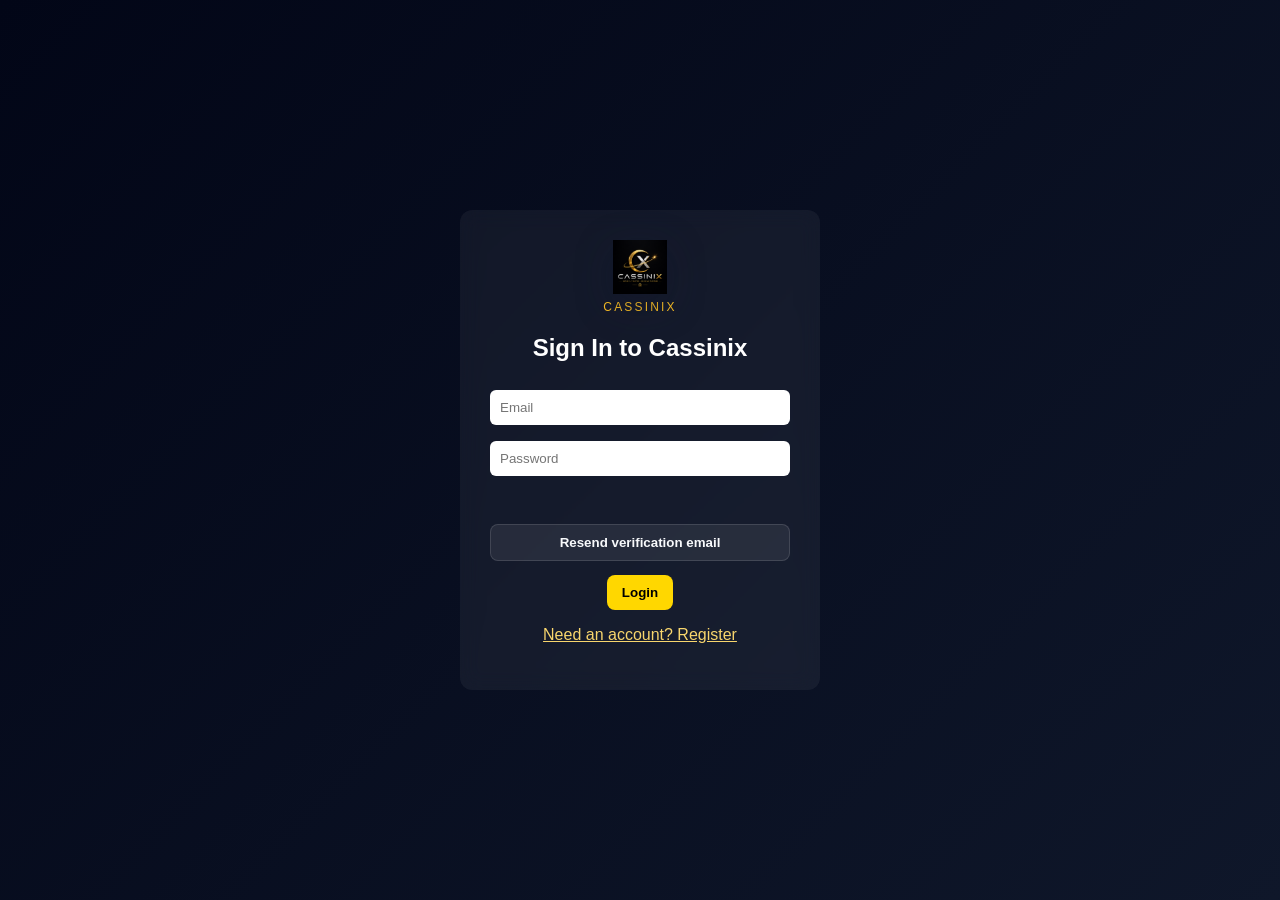
<file: login.html>
﻿<!DOCTYPE html>
<html>
<head>
  <meta charset="UTF-8">
  <meta name="viewport" content="width=device-width, initial-scale=1.0">
  <title>Cassinix Login</title>
  <link rel="stylesheet" href="style.css">
</head>

<body>

<div class="auth-container">
  <div class="auth-box">
    <div class="brand-lockup auth-brand-lockup">
      <img src="assets/cassinix-logo.png" alt="Cassinix logo" class="brand-logo">
      <p class="brand-eyebrow">Cassinix</p>
    </div>
    <h2>Sign In to Cassinix</h2>

    <input id="email" type="email" placeholder="Email">
    <input id="password" type="password" placeholder="Password">
    <p id="statusMessage" class="status-message"></p>
    <div class="auth-link-stack auth-actions-stack">
      <button id="resendVerificationButton" type="button" onclick="resendVerification()" class="btn btn-secondary">Resend verification email</button>
      <a id="verificationDebugLink" href="#" target="_blank" rel="noreferrer" hidden>Open local verification link</a>
    </div>

    <button id="loginButton" onclick="login()" class="btn">Login</button>
    <p><a href="register.html">Need an account? Register</a></p>
  </div>
</div>

<script>
const API = window.location.protocol === "file:" ? "http://localhost:5000" : window.location.origin;
const emailInput = document.getElementById("email");
const passwordInput = document.getElementById("password");
const statusMessage = document.getElementById("statusMessage");
const loginButton = document.getElementById("loginButton");
const resendVerificationButton = document.getElementById("resendVerificationButton");
const verificationDebugLink = document.getElementById("verificationDebugLink");
const params = new URLSearchParams(window.location.search);

function setStatus(message, isError = true) {
  statusMessage.textContent = message;
  statusMessage.className = isError ? "status-message error" : "status-message success";
}

function setVerificationDebugLink(url) {
  if (!url) {
    verificationDebugLink.hidden = true;
    verificationDebugLink.removeAttribute("href");
    return;
  }

  verificationDebugLink.href = url;
  verificationDebugLink.hidden = false;
}

function applyQueryState() {
  const email = params.get("email");
  const verified = params.get("verified");
  const already = params.get("already");
  const reason = params.get("reason");

  if (email) {
    emailInput.value = email;
  }

  if (params.get("pendingVerification") === "1") {
    setStatus("Account created. Check your inbox and verify your email before signing in.", false);
  }

  if (verified === "1") {
    setStatus(already === "1" ? "This email is already verified. You can sign in now." : "Email verified. You can sign in now.", false);
  }

  if (verified === "0") {
    if (reason === "expired") {
      setStatus("That verification link expired. Request a new one below.");
    } else {
      setStatus("That verification link is invalid. Request a new one below.");
    }
  }
}

async function login() {
  const emailValue = emailInput.value.trim();
  const passwordValue = passwordInput.value;

  setVerificationDebugLink(null);

  if (!emailValue || !passwordValue) {
    setStatus("Enter both email and password.");
    return;
  }

  loginButton.disabled = true;
  setStatus("Signing in...", false);

  try {
    const res = await fetch(API + "/login", {
      method: "POST",
      headers: { "Content-Type": "application/json" },
      body: JSON.stringify({
        email: emailValue,
        password: passwordValue
      })
    });

    const data = await res.json();

    if (!res.ok || !data.token) {
      if (data && data.requiresVerification) {
        setStatus(data.message || "Verify your email before logging in.");
        return;
      }

      setStatus(data.message || "Login failed.");
      return;
    }

    localStorage.setItem("token", data.token);

    const profileRes = await fetch(API + "/me", {
      headers: {
        Authorization: "Bearer " + data.token
      }
    });

    let profile = null;
    try {
      profile = await profileRes.json();
    } catch (error) {
      profile = null;
    }

    if (!profileRes.ok || !profile) {
      localStorage.removeItem("token");
      setStatus((profile && profile.message) || "Login succeeded, but your profile could not be loaded.");
      return;
    }

    setStatus("Login successful. Redirecting...", false);
    window.location.href = profile.role === "admin" ? "admin.html" : "dashboard.html";
  } catch (error) {
    setStatus("Unable to reach the server.");
  } finally {
    loginButton.disabled = false;
  }
}

async function resendVerification() {
  const emailValue = emailInput.value.trim();

  if (!emailValue) {
    setStatus("Enter your email address first.");
    return;
  }

  resendVerificationButton.disabled = true;
  setVerificationDebugLink(null);
  setStatus("Sending verification email...", false);

  try {
    const res = await fetch(API + "/verification/resend", {
      method: "POST",
      headers: { "Content-Type": "application/json" },
      body: JSON.stringify({ email: emailValue })
    });
    const data = await res.json();

    if (!res.ok) {
      setStatus(data.message || "Unable to resend verification email.");
      return;
    }

    setVerificationDebugLink(data.debugVerificationUrl || null);
    setStatus(data.message || "Verification email sent.", false);
  } catch (error) {
    setStatus("Unable to reach the server.");
  } finally {
    resendVerificationButton.disabled = false;
  }
}

applyQueryState();
</script>

</body>
</html>
</file>
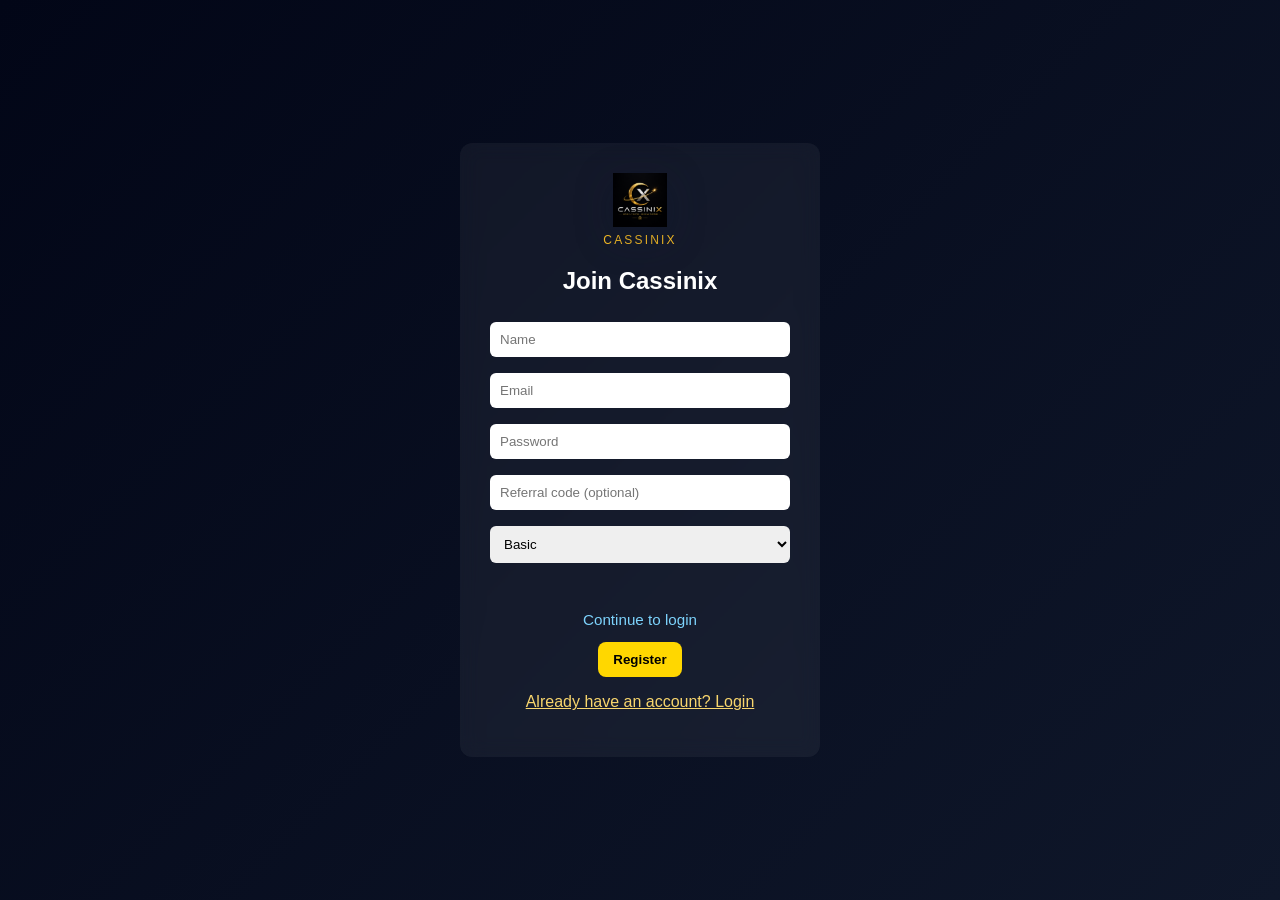
<file: register.html>
﻿<!DOCTYPE html>
<html>
<head>
  <meta charset="UTF-8">
  <meta name="viewport" content="width=device-width, initial-scale=1.0">
  <title>Cassinix Register</title>
  <link rel="stylesheet" href="style.css">
</head>

<body>

<div class="auth-container">
  <div class="auth-box">
    <div class="brand-lockup auth-brand-lockup">
      <img src="assets/cassinix-logo.png" alt="Cassinix logo" class="brand-logo">
      <p class="brand-eyebrow">Cassinix</p>
    </div>
    <h2>Join Cassinix</h2>

    <input id="name" placeholder="Name">
    <input id="email" type="email" placeholder="Email">
    <input id="password" type="password" placeholder="Password">
    <input id="referralCode" placeholder="Referral code (optional)">

    <select id="tier">
      <option value="basic">Basic</option>
      <option value="vip">VIP</option>
      <option value="pro">Pro</option>
      <option value="elite">Elite</option>
    </select>

    <p id="statusMessage" class="status-message"></p>
    <div id="postRegisterActions" class="auth-link-stack" hidden>
      <a id="verificationDebugLink" href="#" target="_blank" rel="noreferrer" hidden>Open local verification link</a>
      <a id="loginRedirectLink" href="login.html">Continue to login</a>
    </div>
    <button id="registerButton" onclick="register()" class="btn">Register</button>
    <p><a href="login.html">Already have an account? Login</a></p>
  </div>
</div>

<script>
const API = window.location.protocol === "file:" ? "http://localhost:5000" : window.location.origin;
const nameInput = document.getElementById("name");
const emailInput = document.getElementById("email");
const passwordInput = document.getElementById("password");
const referralCodeInput = document.getElementById("referralCode");
const tierSelect = document.getElementById("tier");
const params = new URLSearchParams(window.location.search);
const statusMessage = document.getElementById("statusMessage");
const registerButton = document.getElementById("registerButton");
const postRegisterActions = document.getElementById("postRegisterActions");
const verificationDebugLink = document.getElementById("verificationDebugLink");
const loginRedirectLink = document.getElementById("loginRedirectLink");

if (params.has("ref")) {
  referralCodeInput.value = params.get("ref");
}

function setStatus(message, isError = true) {
  statusMessage.textContent = message;
  statusMessage.className = isError ? "status-message error" : "status-message success";
}

function hidePostRegisterActions() {
  postRegisterActions.hidden = true;
  verificationDebugLink.hidden = true;
  verificationDebugLink.removeAttribute("href");
  loginRedirectLink.href = "login.html";
}

async function register() {
  const emailValue = emailInput.value.trim();
  const passwordValue = passwordInput.value;
  const payload = {
    name: nameInput.value.trim(),
    email: emailValue,
    password: passwordValue,
    tier: tierSelect.value,
    referralCode: referralCodeInput.value.trim() || undefined
  };

  if (!payload.name || !payload.email || !payload.password) {
    setStatus("Name, email, and password are required.");
    return;
  }

  registerButton.disabled = true;
  setStatus("Creating account...", false);
  hidePostRegisterActions();

  try {
    const res = await fetch(API + "/register", {
      method: "POST",
      headers: { "Content-Type": "application/json" },
      body: JSON.stringify(payload)
    });

    const data = await res.json();

    if (!res.ok) {
      setStatus(data.message || "Registration failed.");
      return;
    }

    loginRedirectLink.href = `login.html?pendingVerification=1&email=${encodeURIComponent(emailValue)}`;
    if (data.debugVerificationUrl) {
      verificationDebugLink.href = data.debugVerificationUrl;
      verificationDebugLink.hidden = false;
    }
    postRegisterActions.hidden = false;
    setStatus(data.message || "Account created. Verify your email before logging in.", false);
  } catch (error) {
    setStatus("Unable to reach the server.");
  } finally {
    registerButton.disabled = false;
  }
}

hidePostRegisterActions();
</script>

</body>
</html>
</file>
<file: style.css>
body {
  margin: 0;
  font-family: 'Segoe UI', sans-serif;
  background: linear-gradient(135deg, #020617, #0f172a);
  color: white;
}

.landing-page {
  min-height: 100vh;
  background:
    radial-gradient(circle at top left, rgba(251, 191, 36, 0.16), transparent 24%),
    radial-gradient(circle at right 20%, rgba(56, 189, 248, 0.16), transparent 24%),
    linear-gradient(180deg, #030712 0%, #081120 42%, #0b1423 100%);
}

/* Navbar */
.navbar {
  display: flex;
  justify-content: space-between;
  align-items: center;
  padding: 20px;
  background: rgba(0,0,0,0.6);
  backdrop-filter: blur(10px);
}

.brand-lockup {
  display: flex;
  align-items: center;
  gap: 12px;
}

.brand-logo {
  width: 54px;
  height: 54px;
  object-fit: contain;
  filter: drop-shadow(0 10px 18px rgba(15, 23, 42, 0.35));
}

.brand-eyebrow {
  margin: 0;
  font-size: 0.75rem;
  letter-spacing: 0.18em;
  text-transform: uppercase;
  color: #fbbf24;
}

.navbar-brand-lockup h2 {
  margin: 2px 0 0;
}

.navbar a {
  color: white;
  margin-left: 15px;
  text-decoration: none;
}

.btn {
  background: gold;
  color: black;
  padding: 10px 15px;
  border-radius: 8px;
  font-weight: bold;
  transition: 0.3s;
}

.btn:hover {
  transform: scale(1.05);
}

/* Hero */
.hero {
  text-align: center;
  padding: 120px 20px;
  animation: fadeIn 1.5s ease-in;
}

.landing-main {
  padding: 0 24px 48px;
}

.landing-navbar {
  position: sticky;
  top: 0;
  z-index: 20;
  background: rgba(3, 7, 18, 0.82);
  border-bottom: 1px solid rgba(148, 163, 184, 0.12);
}

.landing-nav-links {
  display: flex;
  align-items: center;
  gap: 16px;
}

.landing-hero {
  display: grid;
  grid-template-columns: minmax(0, 1.2fr) minmax(320px, 0.9fr);
  gap: 24px;
  max-width: 1200px;
  margin: 32px auto 24px;
  padding: 32px;
  border-radius: 32px;
  background: rgba(15, 23, 42, 0.62);
  border: 1px solid rgba(148, 163, 184, 0.14);
  box-shadow: 0 24px 60px rgba(2, 6, 23, 0.28);
}

.landing-hero h1 {
  margin: 0;
  font-family: Georgia, "Times New Roman", serif;
  font-size: clamp(2.5rem, 4vw, 4.8rem);
  line-height: 0.98;
  max-width: 11ch;
}

.landing-copy {
  max-width: 58ch;
  margin: 18px 0 0;
  color: #cbd5e1;
  line-height: 1.7;
}

.landing-actions {
  margin-top: 24px;
}

.landing-section {
  max-width: 1200px;
  margin: 32px auto 0;
}

.landing-section-heading {
  margin-bottom: 18px;
}

.landing-section-heading h2 {
  margin: 0;
  font-family: Georgia, "Times New Roman", serif;
  font-size: clamp(1.9rem, 3vw, 3rem);
}

.landing-hero-panel {
  display: grid;
  gap: 16px;
}

.landing-hero-visual {
  position: relative;
  min-height: 360px;
  border-radius: 28px;
  overflow: hidden;
  background:
    radial-gradient(circle at 20% 20%, rgba(251, 191, 36, 0.24), transparent 28%),
    radial-gradient(circle at 80% 30%, rgba(56, 189, 248, 0.20), transparent 28%),
    linear-gradient(145deg, rgba(15, 23, 42, 0.96), rgba(9, 14, 28, 0.96));
  border: 1px solid rgba(148, 163, 184, 0.14);
}

.landing-hero-illustration {
  position: absolute;
  inset: 0;
  width: 100%;
  height: 100%;
  object-fit: cover;
  opacity: 0.78;
  transform: scale(1.02);
  animation: driftVisual 10s ease-in-out infinite;
}

.hero-coin {
  position: absolute;
  display: inline-flex;
  align-items: center;
  justify-content: center;
  border-radius: 999px;
  background: linear-gradient(145deg, #f59e0b, #fde68a);
  color: #111827;
  font-weight: 800;
  box-shadow: 0 18px 40px rgba(245, 158, 11, 0.24);
}

.hero-coin-large {
  top: 42px;
  right: 52px;
  width: 124px;
  height: 124px;
  font-size: 1.6rem;
  animation: floatCoinLarge 6s ease-in-out infinite;
}

.hero-coin-small {
  left: 42px;
  bottom: 54px;
  width: 92px;
  height: 92px;
  font-size: 0.95rem;
  animation: floatCoinSmall 7s ease-in-out infinite;
}

.hero-network-card,
.landing-visual-card {
  position: absolute;
  left: 50%;
  top: 50%;
  transform: translate(-50%, -50%);
  width: min(82%, 360px);
  padding: 20px;
  border-radius: 24px;
  background: rgba(15, 23, 42, 0.72);
  border: 1px solid rgba(148, 163, 184, 0.14);
  box-shadow: 0 24px 60px rgba(2, 6, 23, 0.28);
}

.hero-network-card {
  animation: panelLift 7s ease-in-out infinite;
}

.hero-network-card span,
.landing-visual-card span {
  display: block;
  margin-top: 8px;
  color: #cbd5e1;
  line-height: 1.6;
}

.landing-proof-stack {
  display: grid;
  gap: 12px;
}

.landing-stats,
.landing-features,
.landing-plans,
.landing-about,
.landing-testimonials {
  max-width: 1200px;
  margin-left: auto;
  margin-right: auto;
}

.landing-stats,
.landing-features,
.landing-testimonials {
  margin-top: 24px;
}

.landing-plans,
.landing-about {
  margin-top: 40px;
}

.landing-features .card,
.landing-testimonials .testimonial,
.landing-about,
.landing-plans .plan {
  border: 1px solid rgba(148, 163, 184, 0.14);
  background: rgba(15, 23, 42, 0.58);
  box-shadow: 0 24px 60px rgba(2, 6, 23, 0.24);
}

.landing-about {
  border-radius: 28px;
}

.landing-trust-grid,
.landing-transparency-grid,
.landing-credibility-grid,
.landing-testimonial-grid {
  display: grid;
  grid-template-columns: repeat(2, minmax(0, 1fr));
  gap: 18px;
}

.landing-steps-grid {
  display: grid;
  grid-template-columns: repeat(3, minmax(0, 1fr));
  gap: 18px;
}

.landing-feature-card,
.landing-step-card {
  padding: 22px;
  border-radius: 24px;
  border: 1px solid rgba(148, 163, 184, 0.14);
  background: rgba(15, 23, 42, 0.58);
  box-shadow: 0 24px 60px rgba(2, 6, 23, 0.24);
}

.landing-feature-card h3,
.landing-step-card h3 {
  margin: 0 0 10px;
  font-family: Georgia, "Times New Roman", serif;
}

.landing-feature-card p,
.landing-step-card p,
.landing-credibility-section p {
  margin: 0;
  color: #cbd5e1;
  line-height: 1.7;
}

.feature-icon,
.step-number {
  display: inline-flex;
  align-items: center;
  justify-content: center;
  min-width: 48px;
  height: 48px;
  padding: 0 12px;
  border-radius: 14px;
  margin-bottom: 14px;
  background: linear-gradient(145deg, rgba(245, 158, 11, 0.32), rgba(56, 189, 248, 0.2));
  color: #fde68a;
  font-weight: 800;
  letter-spacing: 0.08em;
}

.landing-visual-card {
  position: relative;
  transform: none;
  inset: auto;
  width: auto;
  min-height: 180px;
}

.landing-inline-illustration {
  width: 100%;
  max-width: 100%;
  height: auto;
  display: block;
  margin-bottom: 16px;
  border-radius: 18px;
  border: 1px solid rgba(148, 163, 184, 0.14);
  background: rgba(3, 7, 18, 0.4);
}

.trust-visual-card {
  background:
    radial-gradient(circle at right top, rgba(251, 191, 36, 0.20), transparent 34%),
    rgba(15, 23, 42, 0.72);
}

.ledger-visual-card {
  background:
    radial-gradient(circle at left top, rgba(56, 189, 248, 0.20), transparent 34%),
    rgba(15, 23, 42, 0.72);
}

.proof-visual-card {
  background:
    radial-gradient(circle at center top, rgba(251, 191, 36, 0.16), transparent 34%),
    rgba(15, 23, 42, 0.72);
}

.community-visual-card {
  background:
    radial-gradient(circle at left bottom, rgba(56, 189, 248, 0.16), transparent 34%),
    rgba(15, 23, 42, 0.72);
}

.landing-info-grid {
  display: grid;
  grid-template-columns: repeat(2, minmax(0, 1fr));
  gap: 18px;
}

.landing-info-card {
  padding: 24px;
  border-radius: 24px;
  border: 1px solid rgba(148, 163, 184, 0.14);
  background: rgba(15, 23, 42, 0.58);
  box-shadow: 0 24px 60px rgba(2, 6, 23, 0.24);
}

.landing-info-card h3 {
  margin: 0 0 12px;
  font-family: Georgia, "Times New Roman", serif;
}

.landing-info-card p {
  margin: 0;
  color: #cbd5e1;
  line-height: 1.7;
}

.testimonial-card {
  width: auto;
  margin: 0;
  text-align: left;
}

.landing-footer {
  display: grid;
  gap: 18px;
  justify-items: center;
  padding: 32px 20px;
  background: rgba(0, 0, 0, 0.72);
  border-top: 1px solid rgba(148, 163, 184, 0.12);
}

.landing-footer-links,
.landing-socials {
  display: flex;
  flex-wrap: wrap;
  justify-content: center;
  gap: 16px;
}

.landing-footer a {
  color: #cbd5e1;
  text-decoration: none;
}

.landing-socials a {
  display: inline-flex;
  align-items: center;
  justify-content: center;
  width: 42px;
  height: 42px;
  border-radius: 999px;
  background: rgba(255, 255, 255, 0.06);
  border: 1px solid rgba(148, 163, 184, 0.14);
  color: #f8fafc;
  font-weight: 700;
}

.reveal-section,
.landing-feature-card,
.landing-step-card,
.plan,
.testimonial-card,
.landing-visual-card,
.landing-info-card {
  opacity: 0;
  transform: translateY(28px);
  transition:
    opacity 0.65s ease,
    transform 0.65s ease;
  transition-delay: var(--reveal-delay, 0ms);
}

.is-visible {
  opacity: 1;
  transform: translateY(0);
}

.hero h1 {
  font-size: 50px;
}

.hero p {
  color: #cbd5f5;
}

/* Stats */
.stats {
  display: flex;
  justify-content: center;
  gap: 20px;
  padding: 40px;
}

.stat-card {
  background: rgba(255,255,255,0.05);
  padding: 20px;
  border-radius: 12px;
  text-align: center;
  width: 150px;
  backdrop-filter: blur(10px);
}

/* Features */
.features {
  display: flex;
  justify-content: center;
  gap: 20px;
  padding: 50px;
}

.card {
  background: rgba(255,255,255,0.05);
  padding: 20px;
  border-radius: 12px;
  width: 250px;
  backdrop-filter: blur(10px);
}

/* Testimonials */
.testimonials {
  text-align: center;
  padding: 50px;
}

.testimonial {
  background: rgba(255,255,255,0.05);
  margin: 10px auto;
  padding: 15px;
  width: 300px;
  border-radius: 10px;
}

/* Footer */
footer {
  text-align: center;
  padding: 20px;
  background: black;
}

/* Animation */
@keyframes fadeIn {
  from {opacity: 0; transform: translateY(30px);}
  to {opacity: 1; transform: translateY(0);}
}.auth-container {
  display: flex;
  justify-content: center;
  align-items: center;
  height: 100vh;
}

.auth-box {
  background: rgba(255,255,255,0.05);
  padding: 30px;
  border-radius: 12px;
  width: 300px;
  text-align: center;
  backdrop-filter: blur(10px);
}

.auth-brand-lockup {
  justify-content: center;
  margin-bottom: 10px;
  flex-direction: column;
  gap: 6px;
}

.auth-box input,
.auth-box select {
  width: 100%;
  padding: 10px;
  margin: 8px 0;
  border-radius: 6px;
  border: none;
  box-sizing: border-box;
}

.auth-box a {
  color: #f8d66d;
}

.auth-box button:disabled {
  opacity: 0.6;
  cursor: wait;
}

.status-message {
  min-height: 20px;
  font-size: 14px;
  margin: 8px 0 12px;
}

.status-message.error {
  color: #fca5a5;
}

.status-message.success {
  color: #86efac;
}

.auth-link-stack {
  display: grid;
  gap: 10px;
  margin: 6px 0 14px;
}

.auth-actions-stack .btn {
  width: 100%;
}

.auth-link-stack a {
  color: #7dd3fc;
  text-decoration: none;
  font-size: 0.95rem;
}

.auth-link-stack a:hover {
  text-decoration: underline;
}

.about {
  padding: 60px;
  text-align: center;
  background: rgba(255,255,255,0.03);
}
.dashboard {
  display: flex;
}

.sidebar {
  width: 220px;
  height: 100vh;
  background: #020617;
  padding: 20px;
}

.sidebar a {
  display: block;
  color: white;
  margin: 10px 0;
  text-decoration: none;
}

.sidebar button {
  margin-top: 20px;
  width: 100%;
}

.main {
  flex: 1;
  padding: 20px;
}

.admin-header {
  display: flex;
  justify-content: space-between;
  align-items: flex-start;
  gap: 20px;
}

.admin-identity {
  margin: 6px 0;
  color: #cbd5f5;
}
.plans {
  text-align: center;
  padding: 60px 20px;
}

.tiers-grid {
  display: grid;
  grid-template-columns: repeat(4, minmax(0, 1fr));
  gap: 20px;
  margin-top: 30px;
}

.tier-card {
  display: grid;
  align-content: start;
  gap: 18px;
  padding: 24px;
  border-radius: 28px;
  border: 1px solid rgba(148, 163, 184, 0.16);
  box-shadow: 0 24px 60px rgba(2, 6, 23, 0.26);
  position: relative;
  overflow: hidden;
  transition: transform 0.25s ease, box-shadow 0.25s ease, border-color 0.25s ease;
}

.tier-card::before {
  content: "";
  position: absolute;
  inset: 0;
  background: linear-gradient(180deg, rgba(255, 255, 255, 0.08), transparent 36%);
  pointer-events: none;
}

.tier-card:hover {
  transform: translateY(-10px);
  box-shadow: 0 30px 80px rgba(2, 6, 23, 0.34);
}

.tier-card-top {
  display: grid;
  grid-template-columns: auto 1fr;
  gap: 14px 16px;
  align-items: center;
}

.tier-icon {
  width: 58px;
  height: 58px;
  border-radius: 18px;
  display: inline-flex;
  align-items: center;
  justify-content: center;
  background: rgba(255, 255, 255, 0.08);
  border: 1px solid rgba(255, 255, 255, 0.12);
}

.tier-icon svg {
  width: 34px;
  height: 34px;
}

.tier-label {
  margin: 0 0 4px;
  font-size: 0.76rem;
  letter-spacing: 0.16em;
  text-transform: uppercase;
  color: rgba(226, 232, 240, 0.86);
}

.tier-card h3 {
  margin: 0;
  font-family: Georgia, "Times New Roman", serif;
  font-size: 1.65rem;
}

.tier-entry-chip {
  grid-column: 1 / -1;
  justify-self: start;
  display: inline-flex;
  align-items: center;
  padding: 8px 12px;
  border-radius: 999px;
  font-size: 0.82rem;
  font-weight: 700;
  letter-spacing: 0.05em;
  text-transform: uppercase;
}

.tier-summary {
  margin: 0;
  line-height: 1.7;
}

.tier-feature-list {
  list-style: none;
  padding: 0;
  margin: 0;
  display: grid;
  gap: 10px;
}

.tier-feature-list li {
  position: relative;
  padding-left: 18px;
  color: inherit;
  line-height: 1.6;
}

.tier-feature-list li::before {
  content: "";
  position: absolute;
  left: 0;
  top: 10px;
  width: 7px;
  height: 7px;
  border-radius: 999px;
  background: currentColor;
}

.tier-cta {
  display: inline-flex;
  align-items: center;
  justify-content: center;
  min-height: 46px;
  padding: 0 18px;
  border-radius: 16px;
  font-weight: 700;
  text-decoration: none;
  transition: transform 0.2s ease, opacity 0.2s ease, background 0.2s ease;
}

.tier-cta:hover {
  transform: translateY(-2px);
}

.tier-basic {
  background: linear-gradient(180deg, rgba(21, 57, 102, 0.96), rgba(11, 28, 52, 0.96));
  color: #e0efff;
}

.tier-basic .tier-icon,
.tier-basic .tier-entry-chip {
  color: #7dd3fc;
}

.tier-basic .tier-entry-chip,
.tier-basic .tier-cta {
  background: #dbeafe;
  color: #0f2f57;
}

.tier-vip {
  background: linear-gradient(180deg, rgba(79, 31, 128, 0.98), rgba(48, 20, 89, 0.96));
  color: #f3e8ff;
}

.tier-vip .tier-icon,
.tier-vip .tier-entry-chip {
  color: #d8b4fe;
}

.tier-vip .tier-entry-chip,
.tier-vip .tier-cta {
  background: #f3e8ff;
  color: #4c1d95;
}

.tier-pro {
  background: linear-gradient(180deg, rgba(145, 66, 10, 0.98), rgba(95, 38, 5, 0.96));
  color: #ffedd5;
}

.tier-pro .tier-icon,
.tier-pro .tier-entry-chip {
  color: #fdba74;
}

.tier-pro .tier-entry-chip,
.tier-pro .tier-cta {
  background: #ffedd5;
  color: #9a3412;
}

.tier-elite {
  background:
    radial-gradient(circle at top right, rgba(245, 158, 11, 0.2), transparent 28%),
    linear-gradient(180deg, rgba(18, 18, 20, 0.99), rgba(5, 5, 7, 0.98));
  color: #f8f0c8;
  border-color: rgba(245, 158, 11, 0.3);
}

.tier-elite .tier-icon,
.tier-elite .tier-entry-chip {
  color: #fbbf24;
}

.tier-elite .tier-entry-chip,
.tier-elite .tier-cta {
  background: linear-gradient(135deg, #fbbf24, #fde68a);
  color: #231503;
}

#kycHistory,
#participantsList,
#users,
#kycList {
  padding-left: 20px;
}

#kycHistory li,
#participantsList li,
#users li,
#kycList li {
  margin-bottom: 10px;
}

.dashboard-page {
  min-height: 100vh;
  background:
    radial-gradient(circle at top left, rgba(255, 184, 77, 0.22), transparent 28%),
    radial-gradient(circle at top right, rgba(56, 189, 248, 0.20), transparent 24%),
    linear-gradient(145deg, #07111f 0%, #0d1726 48%, #101c2c 100%);
  color: #f8fafc;
}

.dashboard-shell {
  display: grid;
  grid-template-columns: 280px minmax(0, 1fr);
  min-height: 100vh;
}

.dashboard-sidebar {
  display: flex;
  flex-direction: column;
  justify-content: space-between;
  gap: 28px;
  padding: 32px 24px;
  background: rgba(3, 10, 20, 0.78);
  border-right: 1px solid rgba(148, 163, 184, 0.16);
  backdrop-filter: blur(18px);
}

.dashboard-kicker {
  margin: 0 0 10px;
  text-transform: uppercase;
  letter-spacing: 0.18em;
  font-size: 11px;
  color: #fbbf24;
}

.dashboard-sidebar h2,
.dashboard-hero h1,
.dashboard-panel h3,
.dashboard-panel h4 {
  margin: 0;
  font-family: Georgia, "Times New Roman", serif;
}

.dashboard-sidebar-copy,
.dashboard-hero-meta,
.panel-copy,
.dashboard-sidebar-card span,
.dashboard-stat-card span,
.participant-card p,
.activity-item p,
.referral-box p {
  color: #cbd5e1;
}

.sidebar-brand-lockup {
  margin-bottom: 18px;
}

.sidebar-brand-logo {
  width: 48px;
  height: 48px;
}

.dashboard-nav {
  display: grid;
  gap: 10px;
}

.dashboard-nav a {
  padding: 12px 14px;
  border-radius: 14px;
  color: #f8fafc;
  text-decoration: none;
  background: rgba(148, 163, 184, 0.08);
  border: 1px solid transparent;
  transition: transform 0.2s ease, border-color 0.2s ease, background 0.2s ease;
}

.dashboard-nav a:hover {
  transform: translateX(4px);
  border-color: rgba(251, 191, 36, 0.35);
  background: rgba(251, 191, 36, 0.10);
}

.dashboard-sidebar-card,
.dashboard-panel,
.dashboard-stat-card,
.dashboard-hero {
  background: rgba(15, 23, 42, 0.62);
  border: 1px solid rgba(148, 163, 184, 0.14);
  box-shadow: 0 24px 60px rgba(2, 6, 23, 0.28);
  backdrop-filter: blur(16px);
}

.dashboard-sidebar-card {
  display: grid;
  gap: 8px;
  padding: 18px;
  border-radius: 20px;
}

.dashboard-sidebar-card strong,
.dashboard-stat-card strong,
.participant-card strong,
.activity-item strong {
  font-size: 1.1rem;
}

.dashboard-logout {
  width: 100%;
}

.dashboard-main {
  padding: 32px;
}

.dashboard-toast {
  margin: 0 0 18px;
}

.dashboard-hero {
  display: grid;
  grid-template-columns: minmax(0, 1.4fr) minmax(320px, 0.9fr);
  gap: 24px;
  padding: 28px;
  border-radius: 30px;
  position: relative;
  overflow: hidden;
  margin-bottom: 24px;
}

.dashboard-hero::after {
  content: "";
  position: absolute;
  inset: auto -80px -80px auto;
  width: 220px;
  height: 220px;
  border-radius: 999px;
  background: radial-gradient(circle, rgba(251, 191, 36, 0.25), transparent 70%);
}

.dashboard-hero-copy {
  position: relative;
  z-index: 1;
}

.dashboard-hero h1 {
  font-size: clamp(2.3rem, 4vw, 4.1rem);
  line-height: 0.98;
  max-width: 10ch;
  margin-bottom: 12px;
}

.dashboard-actions {
  display: flex;
  flex-wrap: wrap;
  gap: 12px;
  margin-top: 22px;
}

.dashboard-hero-panel {
  display: grid;
  gap: 16px;
  position: relative;
  z-index: 1;
}

.dashboard-stat-grid {
  display: grid;
  grid-template-columns: repeat(2, minmax(0, 1fr));
  gap: 16px;
}

.dashboard-stat-card {
  display: grid;
  gap: 6px;
  padding: 20px;
  border-radius: 22px;
}

.accent-card {
  background: linear-gradient(145deg, rgba(251, 191, 36, 0.16), rgba(56, 189, 248, 0.12));
}

.dashboard-card-label {
  margin: 0;
  font-size: 0.75rem;
  letter-spacing: 0.14em;
  text-transform: uppercase;
  color: #94a3b8;
}

.dashboard-grid {
  display: grid;
  grid-template-columns: minmax(0, 0.9fr) minmax(0, 1.1fr);
  gap: 24px;
  margin-bottom: 24px;
}

.dashboard-overview-grid {
  display: grid;
  grid-template-columns: repeat(2, minmax(0, 1fr));
  gap: 24px;
  margin-bottom: 24px;
}

.dashboard-panel {
  padding: 24px;
  border-radius: 26px;
}

.panel-heading-row {
  display: flex;
  align-items: center;
  justify-content: space-between;
  gap: 16px;
}

.compact-row {
  margin-bottom: 12px;
}

.btn {
  border: none;
  cursor: pointer;
}

.btn-secondary {
  background: rgba(248, 250, 252, 0.08);
  color: #f8fafc;
  border: 1px solid rgba(248, 250, 252, 0.12);
  text-decoration: none;
}

.btn-small {
  padding: 9px 12px;
  font-size: 0.9rem;
}

.referral-box,
.upload-dropzone,
.history-block,
.participants-panel {
  border-radius: 20px;
}

.profile-grid,
.balance-grid,
.giveaway-summary-grid,
.proof-grid {
  display: grid;
  gap: 14px;
}

.profile-grid,
.balance-grid,
.giveaway-summary-grid {
  grid-template-columns: repeat(2, minmax(0, 1fr));
  margin-top: 16px;
}

.proof-grid {
  grid-template-columns: repeat(3, minmax(0, 1fr));
  margin-top: 18px;
}

.profile-field,
.balance-card,
.giveaway-card,
.mini-stat-card,
.proof-card,
.notice-item,
.transaction-item {
  border-radius: 18px;
  border: 1px solid rgba(148, 163, 184, 0.12);
  background: rgba(255, 255, 255, 0.04);
}

.profile-field,
.balance-card,
.giveaway-card,
.mini-stat-card,
.proof-card {
  padding: 16px 18px;
}

.profile-field span,
.balance-card span,
.giveaway-card span,
.mini-stat-card span {
  display: block;
  margin-bottom: 8px;
  font-size: 0.78rem;
  text-transform: uppercase;
  letter-spacing: 0.12em;
  color: #94a3b8;
}

.profile-field strong,
.balance-card strong,
.giveaway-card strong,
.mini-stat-card strong,
.proof-card strong {
  display: block;
  font-size: 1.05rem;
}

.wide-field {
  grid-column: span 2;
}

.balance-card p,
.giveaway-card p,
.proof-card p,
.notice-item p,
.transaction-item p {
  margin: 8px 0 0;
  color: #cbd5e1;
}

.balance-caption {
  color: #cbd5e1;
  font-size: 0.92rem;
}

.countdown-chip {
  display: inline-flex;
  align-items: center;
  justify-content: center;
  padding: 10px 14px;
  border-radius: 999px;
  background: rgba(251, 191, 36, 0.12);
  color: #fde68a;
  font-weight: 700;
  letter-spacing: 0.08em;
}

.progress-shell {
  width: 100%;
  height: 14px;
  margin-top: 18px;
  border-radius: 999px;
  background: rgba(148, 163, 184, 0.15);
  overflow: hidden;
}

.progress-fill {
  height: 100%;
  width: 0;
  border-radius: inherit;
  background: linear-gradient(90deg, #f59e0b, #38bdf8);
  transition: width 0.35s ease;
}

.progress-copy {
  margin: 10px 0 0;
  color: #cbd5e1;
}

.action-grid {
  display: grid;
  grid-template-columns: repeat(3, minmax(0, 1fr));
  gap: 12px;
  margin-top: 18px;
}

.wallet-entry-row {
  margin-top: 14px;
}

.kyc-detail-grid,
.kyc-upload-grid {
  display: grid;
  grid-template-columns: repeat(2, minmax(0, 1fr));
  gap: 12px;
  margin-top: 16px;
}

.kyc-field {
  display: grid;
  gap: 8px;
}

.kyc-field span {
  font-size: 0.78rem;
  text-transform: uppercase;
  letter-spacing: 0.12em;
  color: #94a3b8;
}

.kyc-field input,
.kyc-field select,
.wallet-inline-input {
  width: 100%;
  padding: 12px 14px;
  border-radius: 14px;
  border: 1px solid rgba(148, 163, 184, 0.2);
  background: rgba(15, 23, 42, 0.65);
  color: #f8fafc;
  box-sizing: border-box;
}

.notice-list,
.transaction-list,
.badge-list {
  list-style: none;
  padding: 0;
  margin: 16px 0 0;
}

.notice-list,
.transaction-list {
  display: grid;
  gap: 12px;
}

.notice-item,
.transaction-item {
  padding: 16px 18px;
}

.leaderboard-stats-row {
  display: grid;
  grid-template-columns: repeat(3, minmax(0, 1fr));
  gap: 12px;
  margin-top: 16px;
}

.leaderboard-grid,
.transparency-grid {
  grid-template-columns: repeat(2, minmax(0, 1fr));
}

.admin-shell {
  display: grid;
  grid-template-columns: 280px minmax(0, 1fr);
  min-height: 100vh;
}

.admin-sidebar {
  background: rgba(8, 12, 24, 0.82);
}

.admin-hero {
  margin-bottom: 24px;
}

.admin-chart-panel {
  margin-bottom: 24px;
}

.admin-chart-grid {
  display: grid;
  grid-template-columns: repeat(3, minmax(0, 1fr));
  gap: 18px;
  margin-top: 18px;
}

.chart-card {
  padding: 16px;
  border-radius: 22px;
  border: 1px solid rgba(148, 163, 184, 0.12);
  background: rgba(255, 255, 255, 0.04);
}

.admin-grid {
  margin-bottom: 24px;
}

.admin-user-card {
  justify-content: space-between;
}

.admin-user-card .btn {
  margin-left: auto;
}

.admin-inline-input {
  width: 100%;
  max-width: 220px;
  padding: 10px 12px;
  border-radius: 12px;
  border: 1px solid rgba(148, 163, 184, 0.2);
  background: rgba(15, 23, 42, 0.65);
  color: #f8fafc;
  box-sizing: border-box;
}

.admin-kyc-details,
.admin-kyc-review,
.admin-kyc-links {
  display: grid;
  gap: 8px;
}

.admin-kyc-links a,
.transaction-meta a {
  color: #7dd3fc;
  text-decoration: none;
}

.admin-kyc-links a:hover,
.transaction-meta a:hover {
  text-decoration: underline;
}

.admin-checkbox-row {
  display: flex;
  align-items: center;
  gap: 8px;
  color: #cbd5e1;
}

.admin-checkbox-row input {
  accent-color: #fbbf24;
}

.transaction-meta {
  display: grid;
  gap: 8px;
  justify-items: end;
  text-align: right;
}

.transaction-meta code {
  max-width: 100%;
  padding: 6px 8px;
  border-radius: 10px;
  background: rgba(15, 23, 42, 0.6);
  color: #cbd5e1;
  word-break: break-all;
}

.transaction-item {
  display: flex;
  justify-content: space-between;
  align-items: flex-start;
  gap: 16px;
}

.badge-list {
  display: flex;
  flex-wrap: wrap;
  gap: 10px;
}

.badge-chip {
  display: inline-flex;
  align-items: center;
  padding: 10px 14px;
  border-radius: 999px;
  background: rgba(56, 189, 248, 0.12);
  border: 1px solid rgba(56, 189, 248, 0.24);
  color: #bae6fd;
  font-weight: 700;
}

.faq-list {
  display: grid;
  gap: 12px;
  margin-top: 16px;
}

.faq-list details {
  border-radius: 18px;
  border: 1px solid rgba(148, 163, 184, 0.12);
  background: rgba(255, 255, 255, 0.04);
  padding: 16px 18px;
}

.faq-list summary {
  cursor: pointer;
  font-weight: 700;
}

.faq-list p {
  color: #cbd5e1;
  margin: 10px 0 0;
}

.support-ticket-grid {
  display: grid;
  grid-template-columns: repeat(2, minmax(0, 1fr));
  gap: 18px;
  margin-bottom: 18px;
}

.support-ticket-card {
  padding: 18px;
  border-radius: 20px;
  border: 1px solid rgba(148, 163, 184, 0.14);
  background: rgba(255, 255, 255, 0.04);
}

.support-textarea {
  width: 100%;
  min-height: 130px;
  padding: 12px 14px;
  border-radius: 14px;
  border: 1px solid rgba(148, 163, 184, 0.2);
  background: rgba(15, 23, 42, 0.65);
  color: #f8fafc;
  box-sizing: border-box;
  resize: vertical;
}

.support-ticket-item,
.admin-support-item {
  display: grid;
  gap: 10px;
}

.admin-support-controls {
  display: grid;
  gap: 10px;
  margin-top: 8px;
}

.referral-box {
  padding: 18px;
  background: rgba(255, 255, 255, 0.04);
  border: 1px solid rgba(148, 163, 184, 0.16);
}

.referral-box p {
  margin: 0;
  line-height: 1.6;
  word-break: break-all;
}

.upload-dropzone {
  display: grid;
  gap: 6px;
  padding: 22px;
  margin-top: 16px;
  background: linear-gradient(145deg, rgba(14, 116, 144, 0.18), rgba(30, 41, 59, 0.45));
  border: 1px dashed rgba(125, 211, 252, 0.45);
  cursor: pointer;
}

.upload-dropzone input {
  display: none;
}

.upload-dropzone-title {
  font-weight: 700;
}

.upload-dropzone-copy {
  color: #bae6fd;
  font-size: 0.95rem;
}

.upload-actions-row {
  display: flex;
  align-items: center;
  justify-content: space-between;
  gap: 16px;
  margin: 16px 0 8px;
}

.upload-actions-row .status-message {
  margin: 0;
}

.kyc-preview-grid {
  display: grid;
  grid-template-columns: repeat(2, minmax(0, 1fr));
  gap: 16px;
  margin-top: 16px;
}

.kyc-preview-card {
  padding: 18px;
  border-radius: 20px;
  border: 1px solid rgba(148, 163, 184, 0.14);
  background: rgba(255, 255, 255, 0.04);
}

.kyc-preview-empty,
.kyc-preview-caption {
  color: #cbd5e1;
  line-height: 1.6;
}

.kyc-preview-image,
.kyc-preview-frame {
  width: 100%;
  border: 1px solid rgba(148, 163, 184, 0.14);
  border-radius: 16px;
  background: rgba(2, 6, 23, 0.7);
}

.kyc-preview-image {
  display: block;
  max-height: 280px;
  object-fit: cover;
}

.kyc-preview-frame {
  min-height: 280px;
}

.status-pill {
  display: inline-flex;
  align-items: center;
  justify-content: center;
  padding: 8px 12px;
  border-radius: 999px;
  font-size: 0.82rem;
  font-weight: 700;
  letter-spacing: 0.03em;
  text-transform: capitalize;
}

.status-pill.success {
  background: rgba(34, 197, 94, 0.14);
  color: #86efac;
}

.status-pill.warning {
  background: rgba(251, 191, 36, 0.14);
  color: #fde68a;
}

.status-pill.error {
  background: rgba(239, 68, 68, 0.14);
  color: #fca5a5;
}

.status-pill.neutral {
  background: rgba(148, 163, 184, 0.14);
  color: #cbd5e1;
}

.admin-rejection-input {
  width: 100%;
  min-height: 84px;
  padding: 12px 14px;
  border-radius: 14px;
  border: 1px solid rgba(148, 163, 184, 0.2);
  background: rgba(15, 23, 42, 0.65);
  color: #f8fafc;
  box-sizing: border-box;
  resize: vertical;
}

.admin-kyc-review {
  min-width: 260px;
}

.status-message.error,
.kyc-preview-empty.error {
  color: #fca5a5;
}

.activity-list,
.participants-grid {
  list-style: none;
  padding: 0;
  margin: 0;
}

.activity-list {
  display: grid;
  gap: 12px;
}

.activity-item,
.empty-state-card,
.participant-card {
  border-radius: 18px;
  border: 1px solid rgba(148, 163, 184, 0.12);
  background: rgba(255, 255, 255, 0.04);
}

.activity-item {
  display: flex;
  justify-content: space-between;
  align-items: center;
  gap: 18px;
  padding: 16px 18px;
}

.activity-item p,
.participant-card p {
  margin: 4px 0 0;
}

.participants-grid {
  display: grid;
  grid-template-columns: repeat(auto-fit, minmax(220px, 1fr));
  gap: 14px;
  margin-top: 16px;
}

.participant-card {
  display: flex;
  align-items: center;
  gap: 14px;
  padding: 18px;
}

.participant-rank {
  display: inline-flex;
  align-items: center;
  justify-content: center;
  width: 52px;
  height: 52px;
  border-radius: 16px;
  background: linear-gradient(145deg, #f59e0b, #facc15);
  color: #111827;
  font-size: 1.1rem;
  font-weight: 800;
}

.empty-state-card {
  padding: 18px;
  color: #cbd5e1;
}

@media (max-width: 1080px) {
  .landing-hero,
  .dashboard-shell,
  .admin-shell,
  .dashboard-overview-grid,
  .dashboard-grid,
  .dashboard-hero {
    grid-template-columns: 1fr;
  }

  .proof-grid,
  .leaderboard-stats-row,
  .action-grid,
  .admin-chart-grid,
  .kyc-detail-grid,
  .kyc-upload-grid,
  .tiers-grid,
  .landing-trust-grid,
  .landing-transparency-grid,
  .landing-credibility-grid,
  .landing-steps-grid,
  .landing-testimonial-grid,
  .landing-info-grid,
  .kyc-preview-grid,
  .support-ticket-grid {
    grid-template-columns: 1fr;
  }

  .dashboard-sidebar {
    min-height: auto;
    border-right: none;
    border-bottom: 1px solid rgba(148, 163, 184, 0.16);
  }

  .landing-nav-links {
    flex-wrap: wrap;
    justify-content: flex-end;
  }
}

@media (max-width: 720px) {
  .landing-main {
    padding: 0 16px 32px;
  }

  .landing-hero {
    padding: 22px;
    border-radius: 24px;
  }

  .landing-hero-visual {
    min-height: 280px;
  }

  .hero-coin-large {
    width: 96px;
    height: 96px;
    right: 28px;
  }

  .hero-coin-small {
    width: 74px;
    height: 74px;
    left: 28px;
  }

  .landing-hero-illustration {
    opacity: 0.68;
  }

  .dashboard-main {
    padding: 18px;
  }

  .dashboard-sidebar {
    padding: 20px 18px;
  }

  .dashboard-hero,
  .dashboard-panel {
    padding: 20px;
    border-radius: 22px;
  }

  .profile-grid,
  .balance-grid,
  .giveaway-summary-grid,
  .tiers-grid {
    grid-template-columns: 1fr;
  }

  .wide-field {
    grid-column: auto;
  }

  .dashboard-stat-grid,
  .upload-actions-row,
  .panel-heading-row {
    grid-template-columns: 1fr;
    flex-direction: column;
    align-items: flex-start;
  }

  .dashboard-actions {
    width: 100%;
  }

  .landing-navbar {
    gap: 16px;
  }

  .landing-nav-links {
    width: 100%;
    justify-content: flex-start;
  }

  .dashboard-actions .btn,
  .dashboard-actions .btn-secondary,
  .upload-actions-row .btn,
  .panel-heading-row .btn,
  .action-grid .btn {
    width: 100%;
    box-sizing: border-box;
    text-align: center;
  }

  .transaction-item {
    flex-direction: column;
  }

  .transaction-meta {
    justify-items: start;
    text-align: left;
  }
}

@keyframes floatCoinLarge {
  0%, 100% { transform: translateY(0); }
  50% { transform: translateY(-14px); }
}

@keyframes floatCoinSmall {
  0%, 100% { transform: translateY(0); }
  50% { transform: translateY(12px); }
}

@keyframes panelLift {
  0%, 100% { transform: translate(-50%, -50%); }
  50% { transform: translate(-50%, calc(-50% - 10px)); }
}

@keyframes driftVisual {
  0%, 100% { transform: scale(1.02) translateY(0); }
  50% { transform: scale(1.04) translateY(-8px); }
}
</file>
